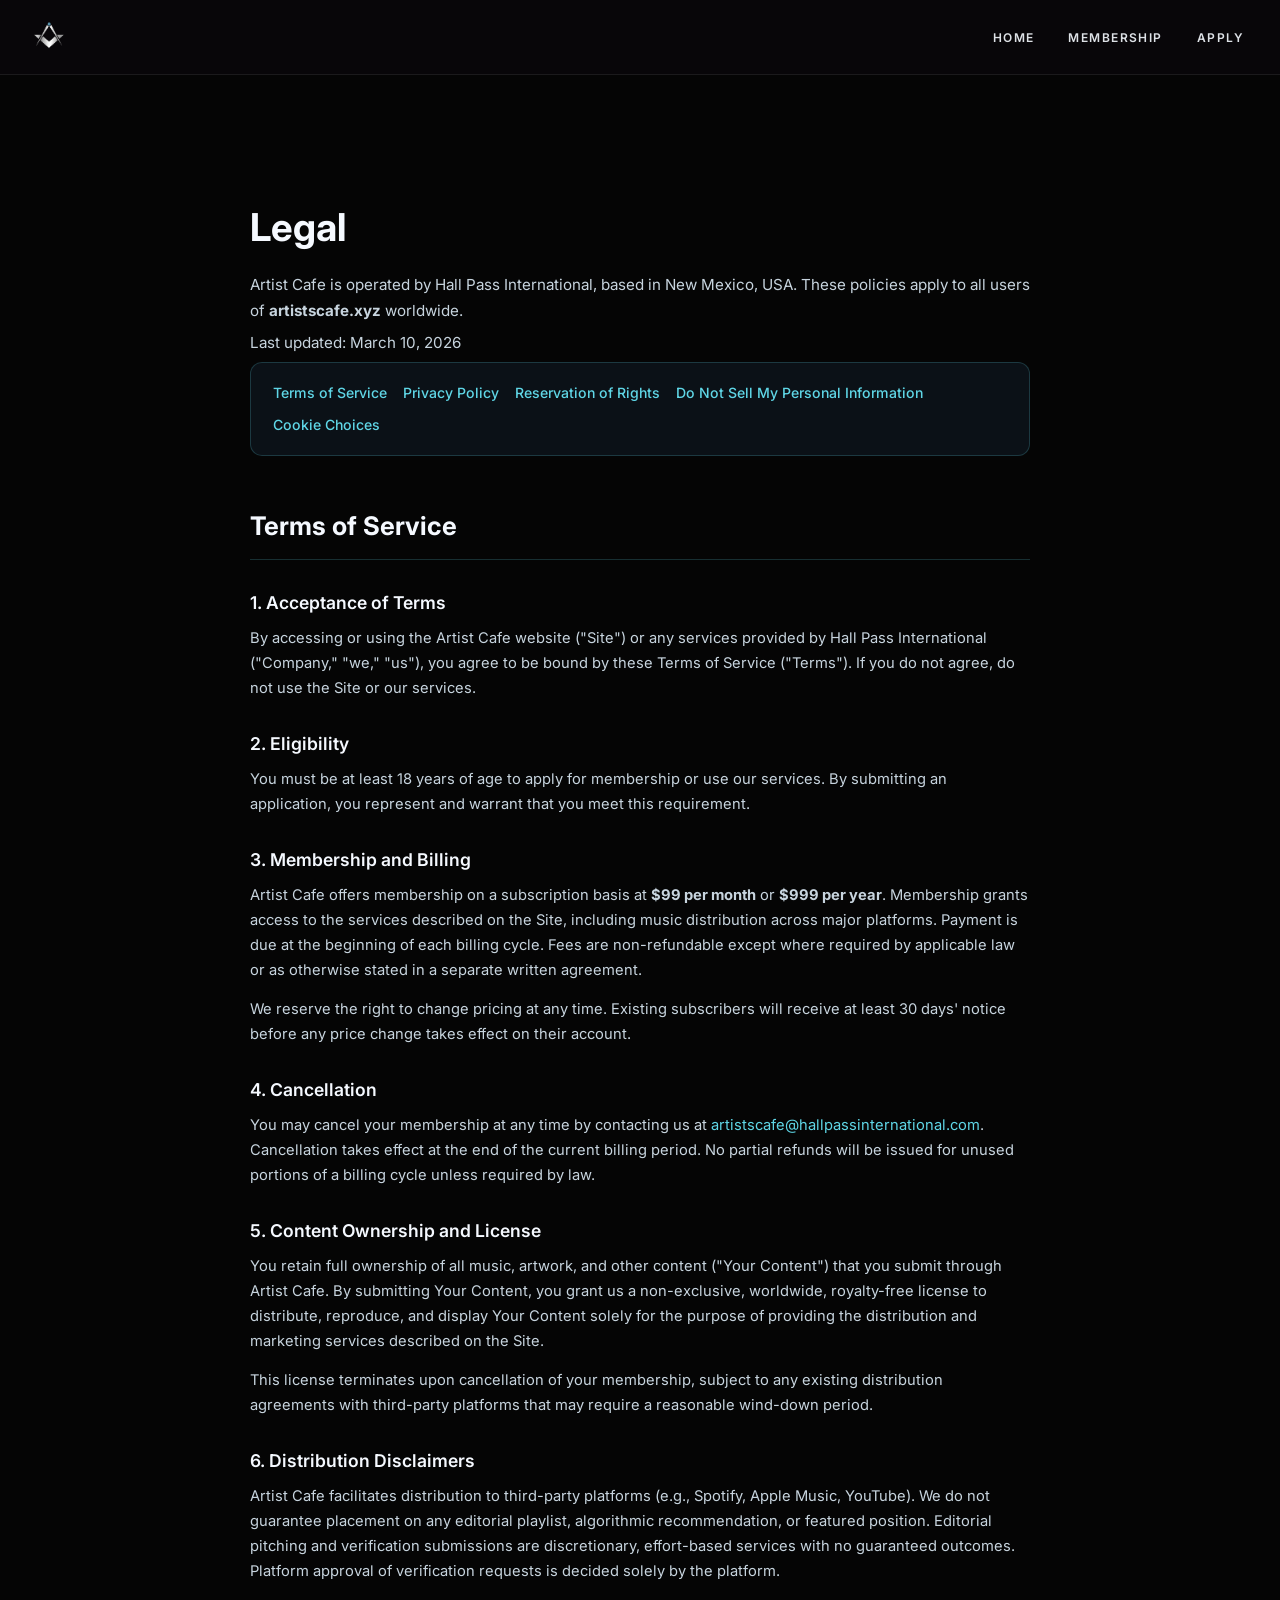
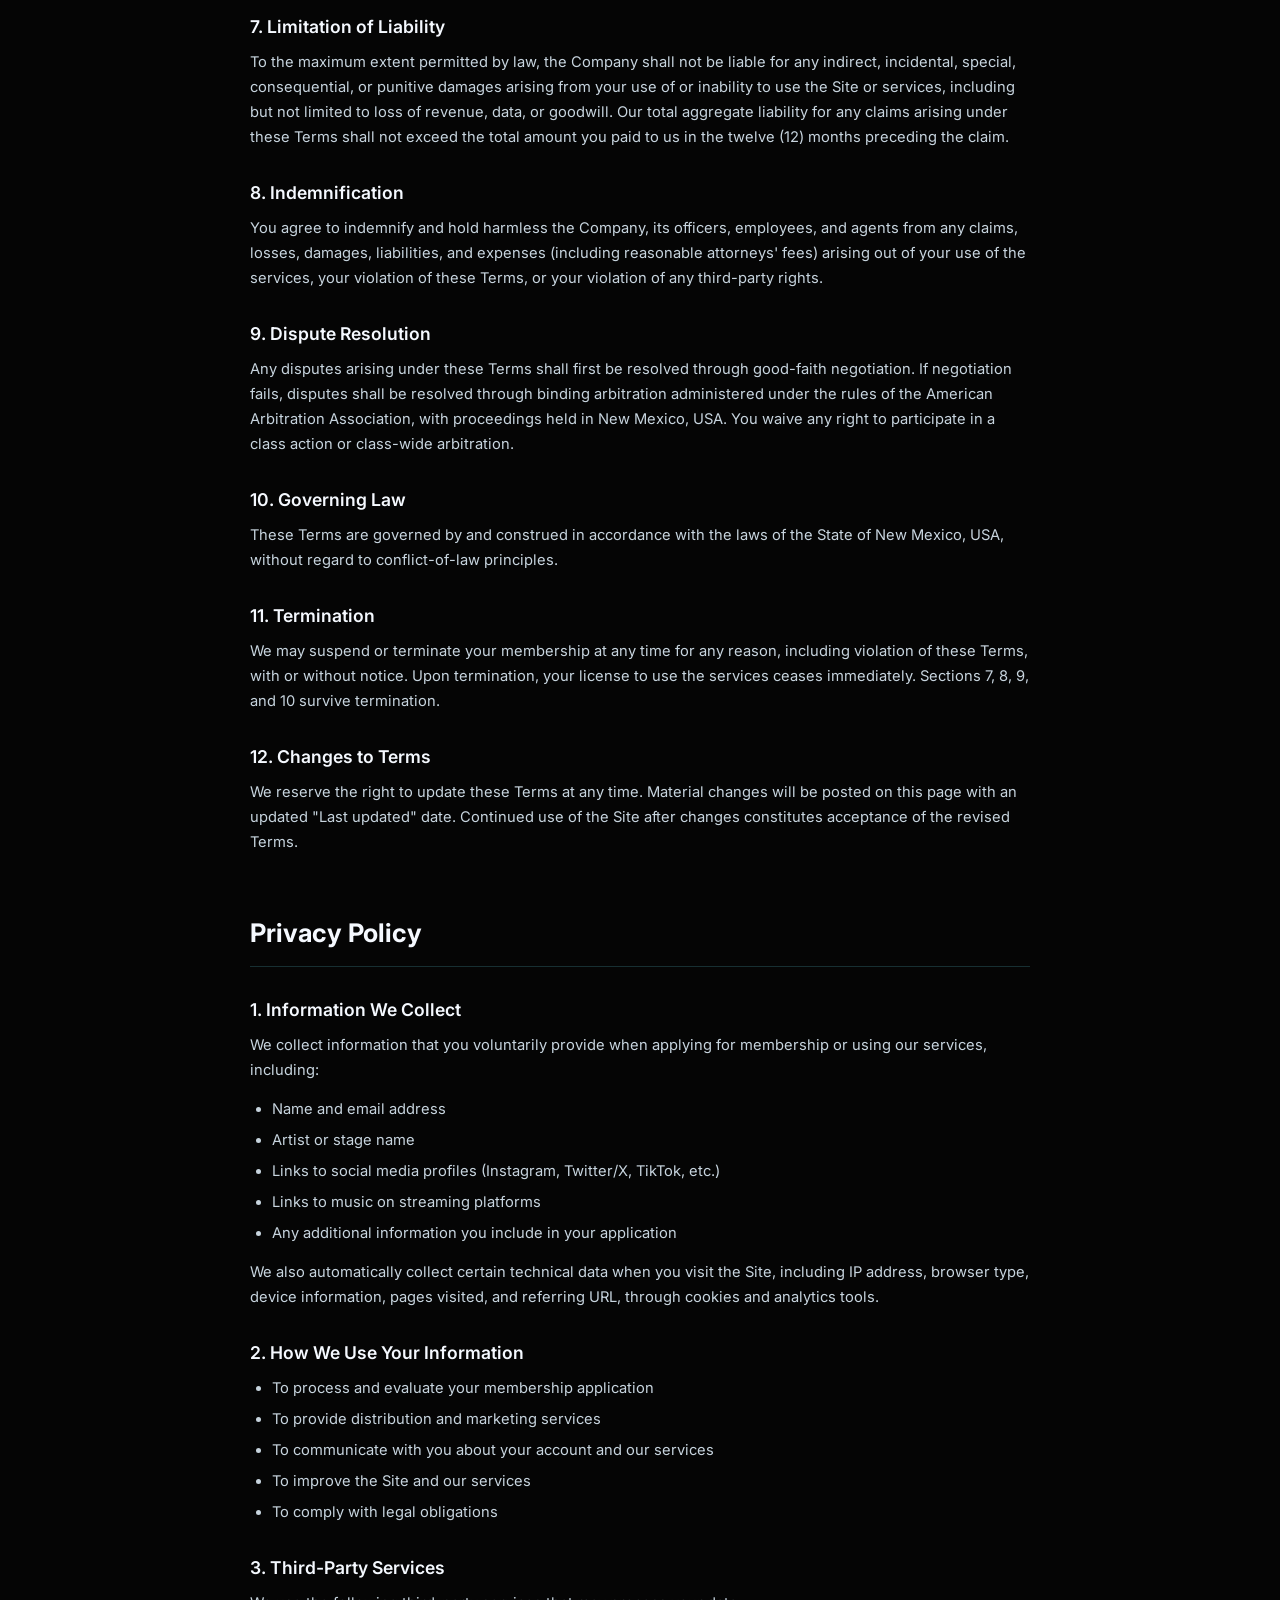
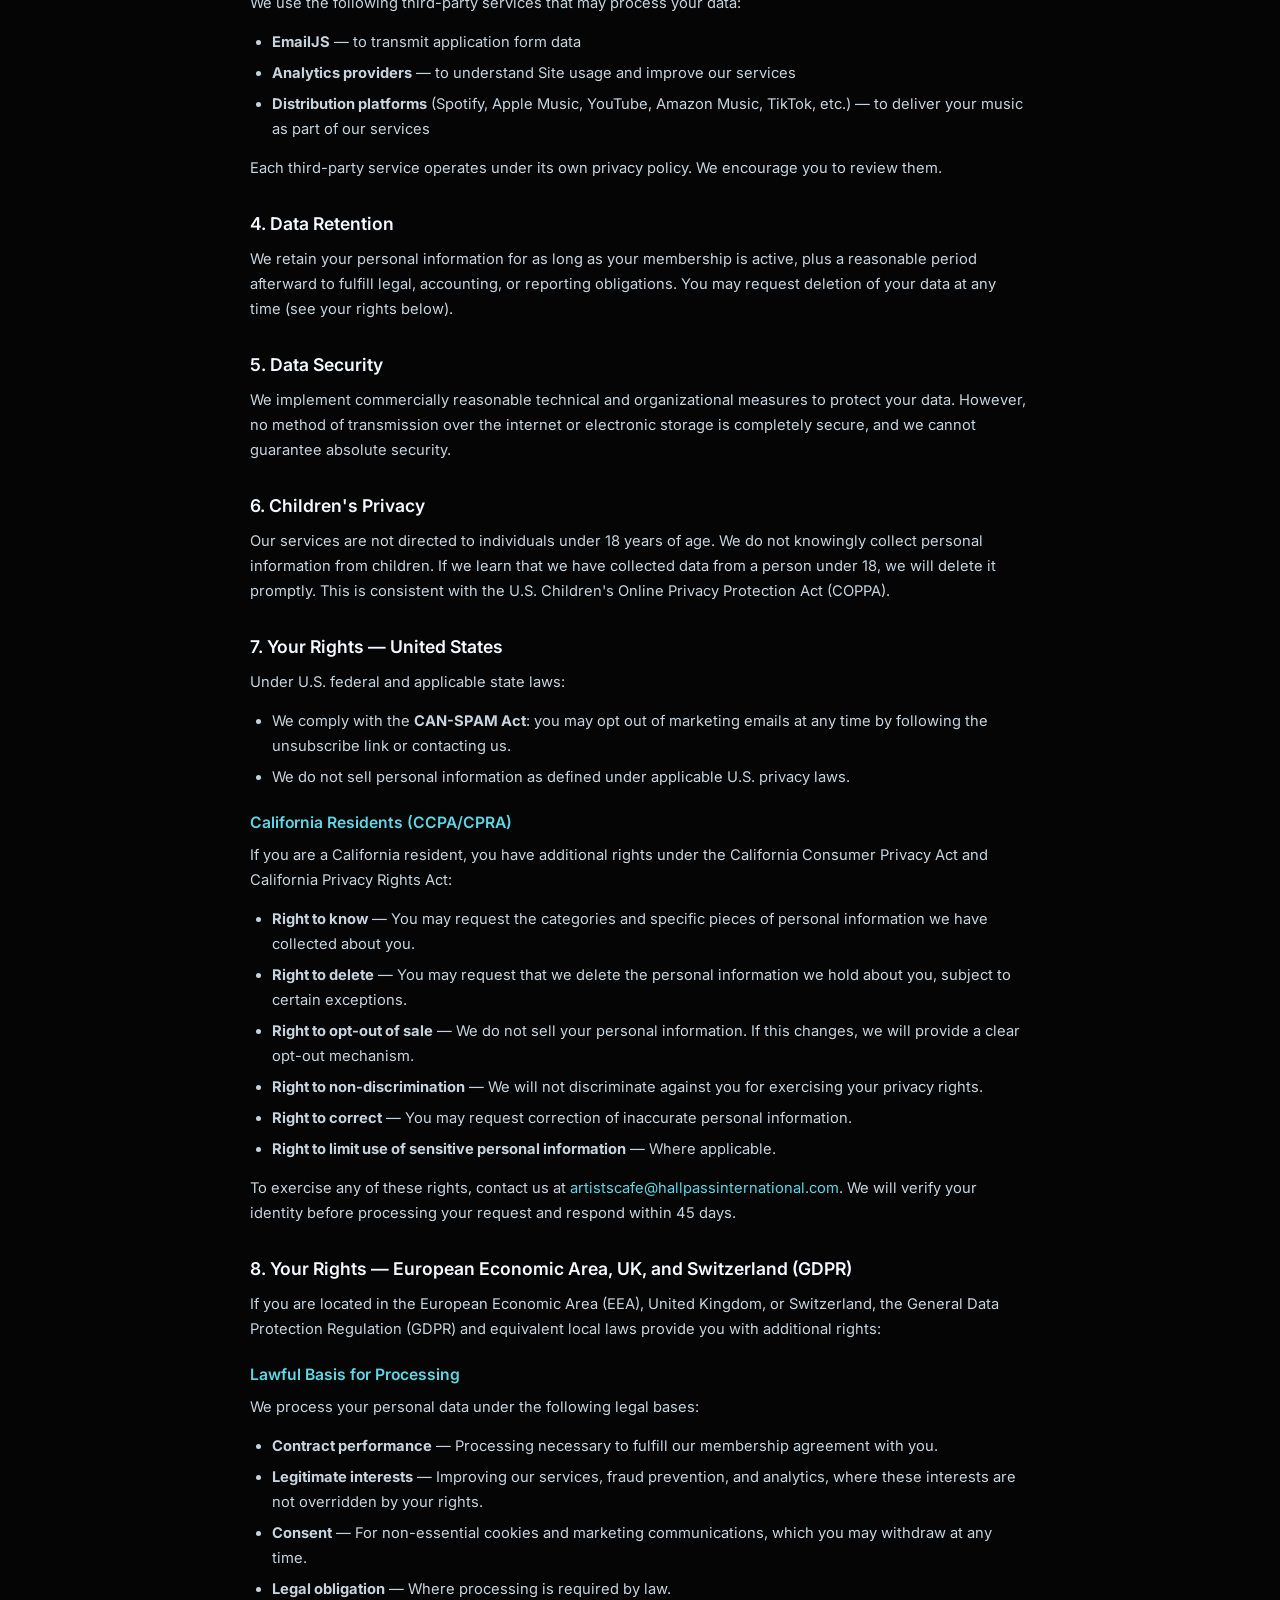
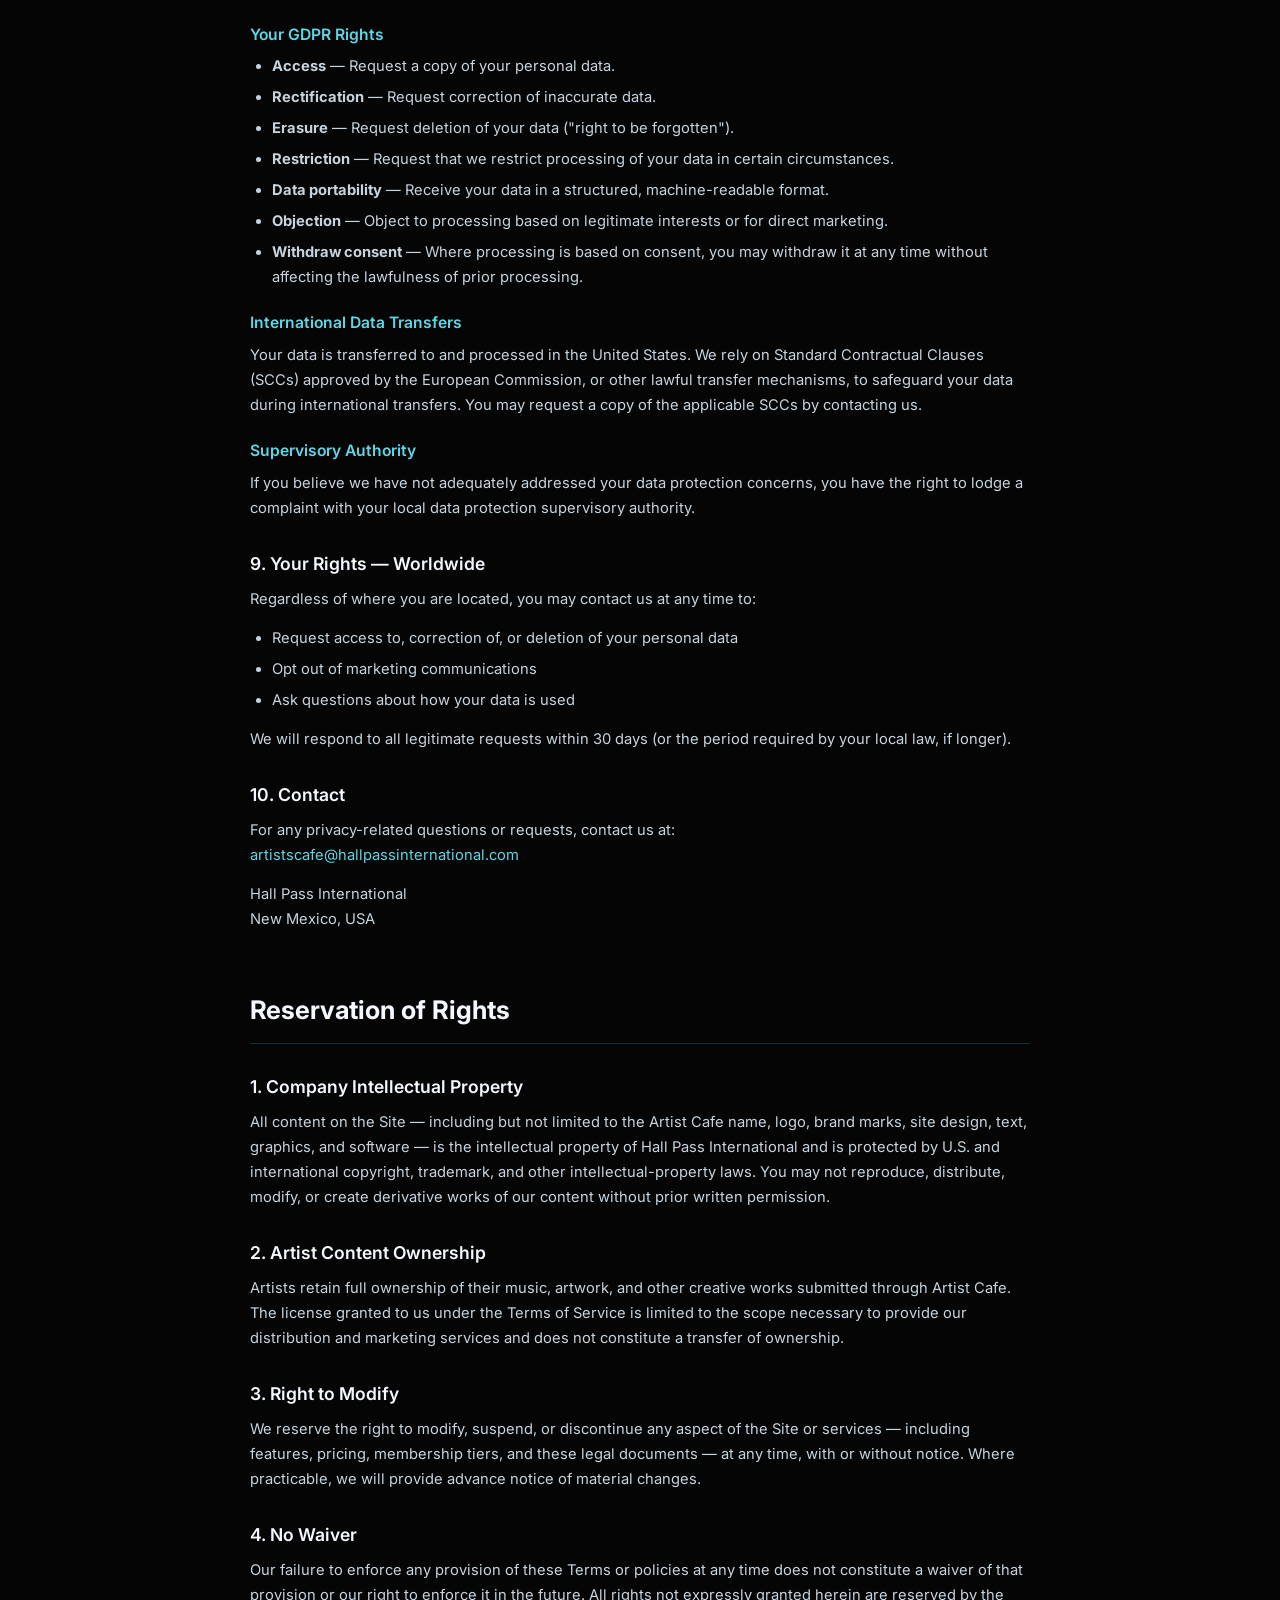
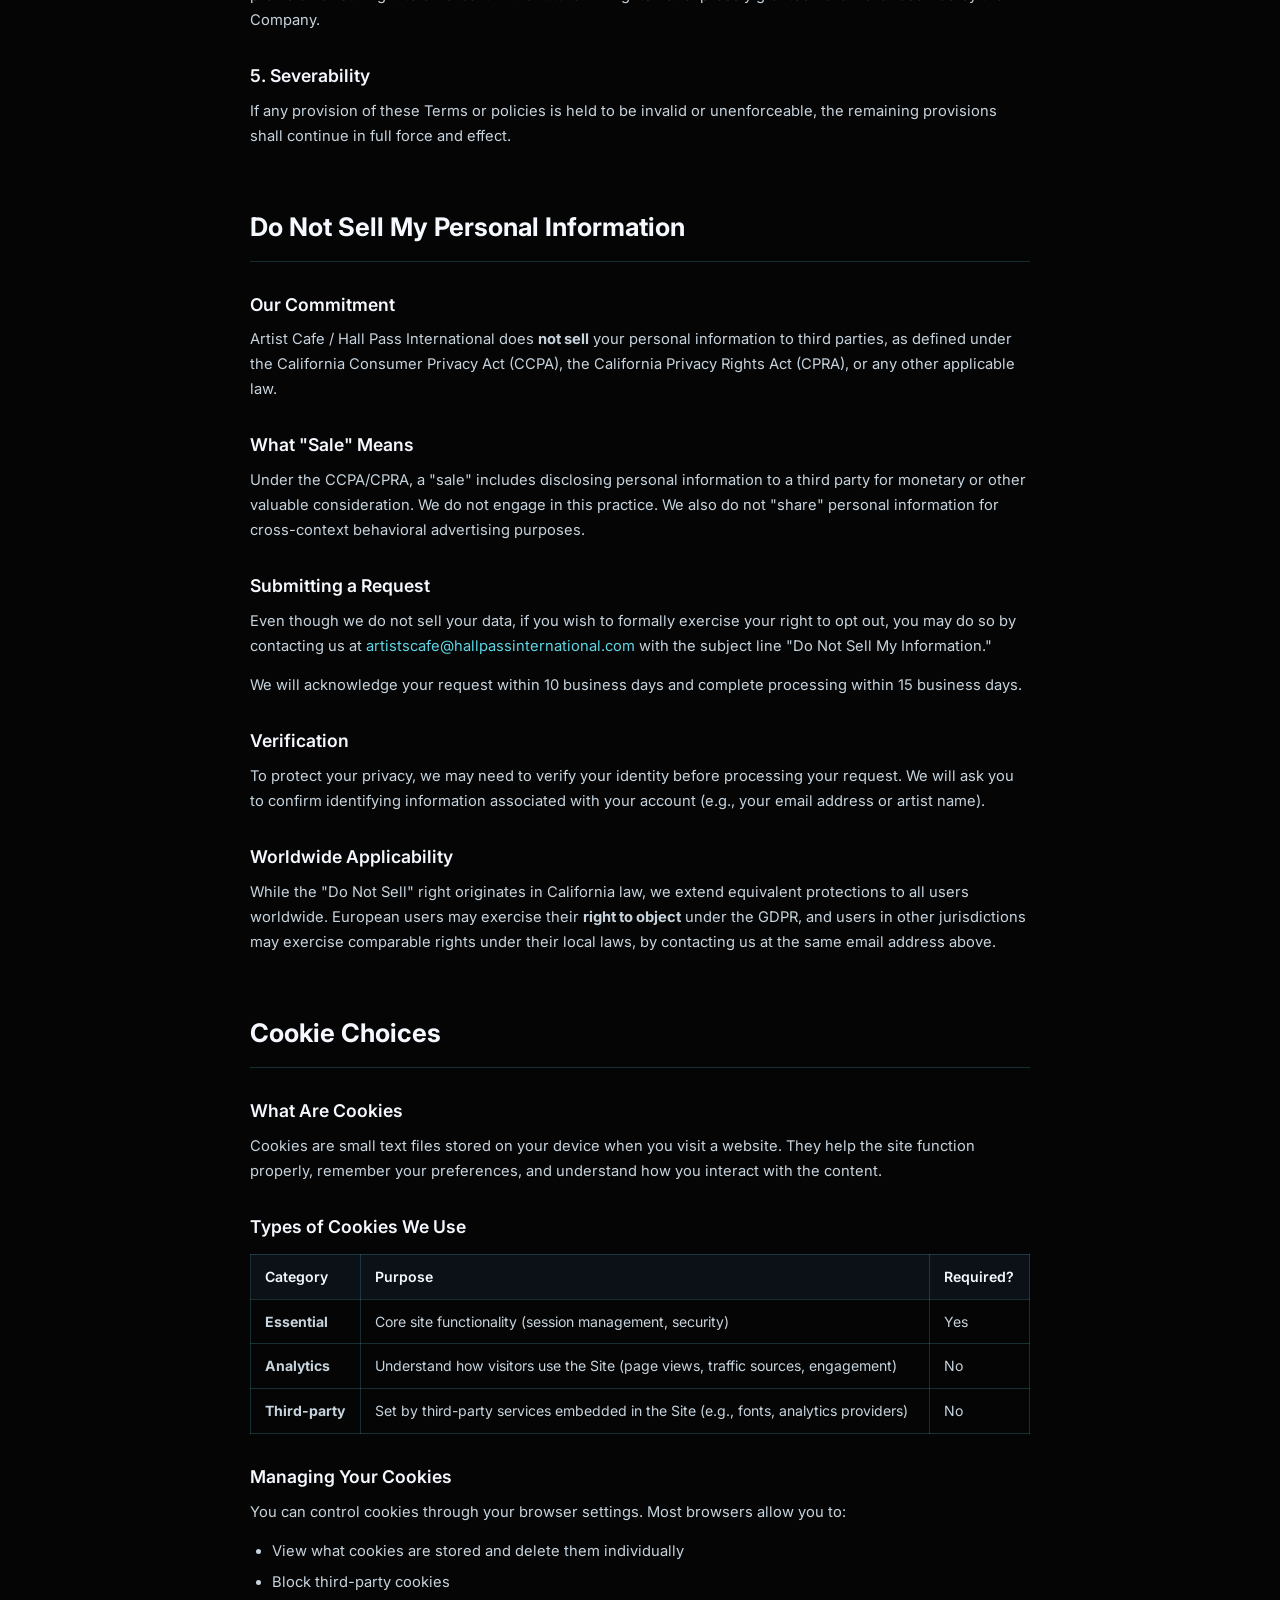
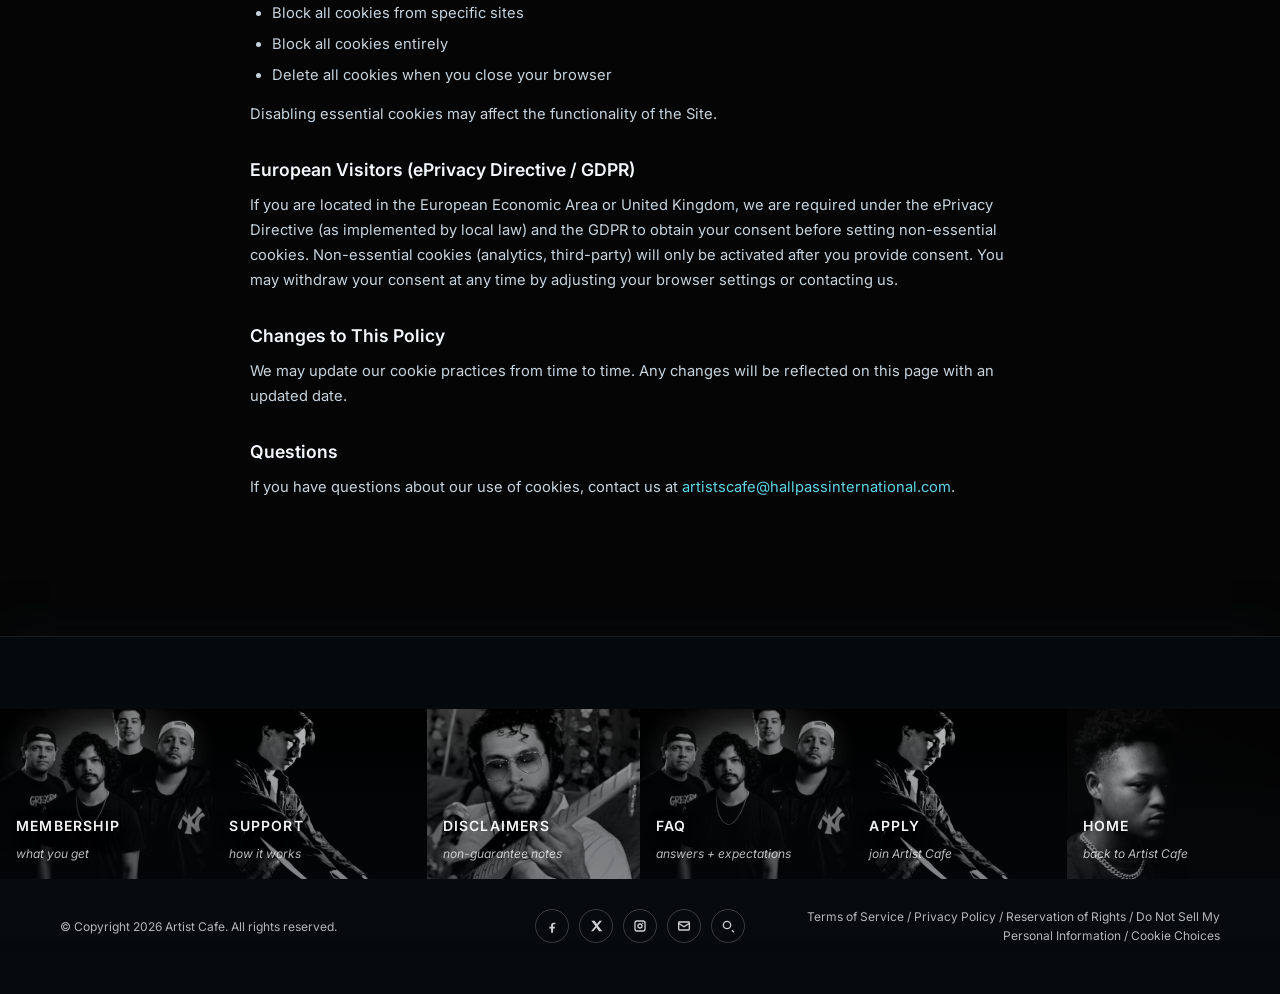
<file: legal.html>
<!DOCTYPE html>
<html lang="en">
  <head>
    <meta charset="UTF-8" />
    <meta name="viewport" content="width=device-width, initial-scale=1.0" />
    <title>Legal — Artist Cafe — The Open Label</title>
    <link rel="preconnect" href="https://fonts.googleapis.com" />
    <link rel="preconnect" href="https://fonts.gstatic.com" crossorigin />
    <link href="https://fonts.googleapis.com/css2?family=Inter:ital,wght@0,400;0,500;0,600;0,700;1,400&display=swap" rel="stylesheet" />
    <link
      rel="icon"
      type="image/png"
      href="assets/icon.png"
    />
    <link
      rel="apple-touch-icon"
      href="assets/icon.png"
    />
    <link rel="stylesheet" href="styles.css" />
  </head>
  <body>
    <a href="#main-content" class="skip-link">Skip to main content</a>
    <canvas id="bg-canvas" aria-hidden="true"></canvas>

    <nav class="top-nav">
      <div class="container nav-inner">
        <a class="img-link" href="index.html" aria-label="Artist Cafe — Home">
          <img
            class="brand-mark"
            src="assets/logo-dark.png"
            alt="Artist Cafe"
          />
        </a>
        <div class="nav-links">
          <a class="nav-pill" href="index.html">Home</a>
          <a class="nav-pill" href="index.html#membership">Membership</a>
          <a class="nav-pill" href="apply.html">Apply</a>
        </div>
      </div>
    </nav>

    <main id="main-content" class="site-shell">
      <div class="legal-content container">

        <header class="legal-header">
          <h1>Legal</h1>
          <p>Artist Cafe is operated by Hall Pass International, based in New Mexico, USA. These policies apply to all users of <strong>artistscafe.xyz</strong> worldwide.</p>
          <p class="legal-updated">Last updated: March 10, 2026</p>
          <nav class="legal-toc" aria-label="Legal sections">
            <a href="#terms">Terms of Service</a>
            <a href="#privacy">Privacy Policy</a>
            <a href="#rights">Reservation of Rights</a>
            <a href="#do-not-sell">Do Not Sell My Personal Information</a>
            <a href="#cookies">Cookie Choices</a>
          </nav>
        </header>

        <!-- ============================================================ -->
        <!-- TERMS OF SERVICE                                             -->
        <!-- ============================================================ -->
        <section id="terms" class="legal-section">
          <h2>Terms of Service</h2>

          <h3>1. Acceptance of Terms</h3>
          <p>By accessing or using the Artist Cafe website ("Site") or any services provided by Hall Pass International ("Company," "we," "us"), you agree to be bound by these Terms of Service ("Terms"). If you do not agree, do not use the Site or our services.</p>

          <h3>2. Eligibility</h3>
          <p>You must be at least 18 years of age to apply for membership or use our services. By submitting an application, you represent and warrant that you meet this requirement.</p>

          <h3>3. Membership and Billing</h3>
          <p>Artist Cafe offers membership on a subscription basis at <strong>$99 per month</strong> or <strong>$999 per year</strong>. Membership grants access to the services described on the Site, including music distribution across major platforms. Payment is due at the beginning of each billing cycle. Fees are non-refundable except where required by applicable law or as otherwise stated in a separate written agreement.</p>
          <p>We reserve the right to change pricing at any time. Existing subscribers will receive at least 30 days' notice before any price change takes effect on their account.</p>

          <h3>4. Cancellation</h3>
          <p>You may cancel your membership at any time by contacting us at <a href="mailto:artistscafe@hallpassinternational.com">artistscafe@hallpassinternational.com</a>. Cancellation takes effect at the end of the current billing period. No partial refunds will be issued for unused portions of a billing cycle unless required by law.</p>

          <h3>5. Content Ownership and License</h3>
          <p>You retain full ownership of all music, artwork, and other content ("Your Content") that you submit through Artist Cafe. By submitting Your Content, you grant us a non-exclusive, worldwide, royalty-free license to distribute, reproduce, and display Your Content solely for the purpose of providing the distribution and marketing services described on the Site.</p>
          <p>This license terminates upon cancellation of your membership, subject to any existing distribution agreements with third-party platforms that may require a reasonable wind-down period.</p>

          <h3>6. Distribution Disclaimers</h3>
          <p>Artist Cafe facilitates distribution to third-party platforms (e.g., Spotify, Apple Music, YouTube). We do not guarantee placement on any editorial playlist, algorithmic recommendation, or featured position. Editorial pitching and verification submissions are discretionary, effort-based services with no guaranteed outcomes. Platform approval of verification requests is decided solely by the platform.</p>

          <h3>7. Limitation of Liability</h3>
          <p>To the maximum extent permitted by law, the Company shall not be liable for any indirect, incidental, special, consequential, or punitive damages arising from your use of or inability to use the Site or services, including but not limited to loss of revenue, data, or goodwill. Our total aggregate liability for any claims arising under these Terms shall not exceed the total amount you paid to us in the twelve (12) months preceding the claim.</p>

          <h3>8. Indemnification</h3>
          <p>You agree to indemnify and hold harmless the Company, its officers, employees, and agents from any claims, losses, damages, liabilities, and expenses (including reasonable attorneys' fees) arising out of your use of the services, your violation of these Terms, or your violation of any third-party rights.</p>

          <h3>9. Dispute Resolution</h3>
          <p>Any disputes arising under these Terms shall first be resolved through good-faith negotiation. If negotiation fails, disputes shall be resolved through binding arbitration administered under the rules of the American Arbitration Association, with proceedings held in New Mexico, USA. You waive any right to participate in a class action or class-wide arbitration.</p>

          <h3>10. Governing Law</h3>
          <p>These Terms are governed by and construed in accordance with the laws of the State of New Mexico, USA, without regard to conflict-of-law principles.</p>

          <h3>11. Termination</h3>
          <p>We may suspend or terminate your membership at any time for any reason, including violation of these Terms, with or without notice. Upon termination, your license to use the services ceases immediately. Sections 7, 8, 9, and 10 survive termination.</p>

          <h3>12. Changes to Terms</h3>
          <p>We reserve the right to update these Terms at any time. Material changes will be posted on this page with an updated "Last updated" date. Continued use of the Site after changes constitutes acceptance of the revised Terms.</p>
        </section>

        <!-- ============================================================ -->
        <!-- PRIVACY POLICY                                               -->
        <!-- ============================================================ -->
        <section id="privacy" class="legal-section">
          <h2>Privacy Policy</h2>

          <h3>1. Information We Collect</h3>
          <p>We collect information that you voluntarily provide when applying for membership or using our services, including:</p>
          <ul>
            <li>Name and email address</li>
            <li>Artist or stage name</li>
            <li>Links to social media profiles (Instagram, Twitter/X, TikTok, etc.)</li>
            <li>Links to music on streaming platforms</li>
            <li>Any additional information you include in your application</li>
          </ul>
          <p>We also automatically collect certain technical data when you visit the Site, including IP address, browser type, device information, pages visited, and referring URL, through cookies and analytics tools.</p>

          <h3>2. How We Use Your Information</h3>
          <ul>
            <li>To process and evaluate your membership application</li>
            <li>To provide distribution and marketing services</li>
            <li>To communicate with you about your account and our services</li>
            <li>To improve the Site and our services</li>
            <li>To comply with legal obligations</li>
          </ul>

          <h3>3. Third-Party Services</h3>
          <p>We use the following third-party services that may process your data:</p>
          <ul>
            <li><strong>EmailJS</strong> — to transmit application form data</li>
            <li><strong>Analytics providers</strong> — to understand Site usage and improve our services</li>
            <li><strong>Distribution platforms</strong> (Spotify, Apple Music, YouTube, Amazon Music, TikTok, etc.) — to deliver your music as part of our services</li>
          </ul>
          <p>Each third-party service operates under its own privacy policy. We encourage you to review them.</p>

          <h3>4. Data Retention</h3>
          <p>We retain your personal information for as long as your membership is active, plus a reasonable period afterward to fulfill legal, accounting, or reporting obligations. You may request deletion of your data at any time (see your rights below).</p>

          <h3>5. Data Security</h3>
          <p>We implement commercially reasonable technical and organizational measures to protect your data. However, no method of transmission over the internet or electronic storage is completely secure, and we cannot guarantee absolute security.</p>

          <h3>6. Children's Privacy</h3>
          <p>Our services are not directed to individuals under 18 years of age. We do not knowingly collect personal information from children. If we learn that we have collected data from a person under 18, we will delete it promptly. This is consistent with the U.S. Children's Online Privacy Protection Act (COPPA).</p>

          <h3>7. Your Rights — United States</h3>
          <p>Under U.S. federal and applicable state laws:</p>
          <ul>
            <li>We comply with the <strong>CAN-SPAM Act</strong>: you may opt out of marketing emails at any time by following the unsubscribe link or contacting us.</li>
            <li>We do not sell personal information as defined under applicable U.S. privacy laws.</li>
          </ul>

          <h4>California Residents (CCPA/CPRA)</h4>
          <p>If you are a California resident, you have additional rights under the California Consumer Privacy Act and California Privacy Rights Act:</p>
          <ul>
            <li><strong>Right to know</strong> — You may request the categories and specific pieces of personal information we have collected about you.</li>
            <li><strong>Right to delete</strong> — You may request that we delete the personal information we hold about you, subject to certain exceptions.</li>
            <li><strong>Right to opt-out of sale</strong> — We do not sell your personal information. If this changes, we will provide a clear opt-out mechanism.</li>
            <li><strong>Right to non-discrimination</strong> — We will not discriminate against you for exercising your privacy rights.</li>
            <li><strong>Right to correct</strong> — You may request correction of inaccurate personal information.</li>
            <li><strong>Right to limit use of sensitive personal information</strong> — Where applicable.</li>
          </ul>
          <p>To exercise any of these rights, contact us at <a href="mailto:artistscafe@hallpassinternational.com">artistscafe@hallpassinternational.com</a>. We will verify your identity before processing your request and respond within 45 days.</p>

          <h3>8. Your Rights — European Economic Area, UK, and Switzerland (GDPR)</h3>
          <p>If you are located in the European Economic Area (EEA), United Kingdom, or Switzerland, the General Data Protection Regulation (GDPR) and equivalent local laws provide you with additional rights:</p>

          <h4>Lawful Basis for Processing</h4>
          <p>We process your personal data under the following legal bases:</p>
          <ul>
            <li><strong>Contract performance</strong> — Processing necessary to fulfill our membership agreement with you.</li>
            <li><strong>Legitimate interests</strong> — Improving our services, fraud prevention, and analytics, where these interests are not overridden by your rights.</li>
            <li><strong>Consent</strong> — For non-essential cookies and marketing communications, which you may withdraw at any time.</li>
            <li><strong>Legal obligation</strong> — Where processing is required by law.</li>
          </ul>

          <h4>Your GDPR Rights</h4>
          <ul>
            <li><strong>Access</strong> — Request a copy of your personal data.</li>
            <li><strong>Rectification</strong> — Request correction of inaccurate data.</li>
            <li><strong>Erasure</strong> — Request deletion of your data ("right to be forgotten").</li>
            <li><strong>Restriction</strong> — Request that we restrict processing of your data in certain circumstances.</li>
            <li><strong>Data portability</strong> — Receive your data in a structured, machine-readable format.</li>
            <li><strong>Objection</strong> — Object to processing based on legitimate interests or for direct marketing.</li>
            <li><strong>Withdraw consent</strong> — Where processing is based on consent, you may withdraw it at any time without affecting the lawfulness of prior processing.</li>
          </ul>

          <h4>International Data Transfers</h4>
          <p>Your data is transferred to and processed in the United States. We rely on Standard Contractual Clauses (SCCs) approved by the European Commission, or other lawful transfer mechanisms, to safeguard your data during international transfers. You may request a copy of the applicable SCCs by contacting us.</p>

          <h4>Supervisory Authority</h4>
          <p>If you believe we have not adequately addressed your data protection concerns, you have the right to lodge a complaint with your local data protection supervisory authority.</p>

          <h3>9. Your Rights — Worldwide</h3>
          <p>Regardless of where you are located, you may contact us at any time to:</p>
          <ul>
            <li>Request access to, correction of, or deletion of your personal data</li>
            <li>Opt out of marketing communications</li>
            <li>Ask questions about how your data is used</li>
          </ul>
          <p>We will respond to all legitimate requests within 30 days (or the period required by your local law, if longer).</p>

          <h3>10. Contact</h3>
          <p>For any privacy-related questions or requests, contact us at:<br />
          <a href="mailto:artistscafe@hallpassinternational.com">artistscafe@hallpassinternational.com</a></p>
          <p>Hall Pass International<br />New Mexico, USA</p>
        </section>

        <!-- ============================================================ -->
        <!-- RESERVATION OF RIGHTS                                        -->
        <!-- ============================================================ -->
        <section id="rights" class="legal-section">
          <h2>Reservation of Rights</h2>

          <h3>1. Company Intellectual Property</h3>
          <p>All content on the Site — including but not limited to the Artist Cafe name, logo, brand marks, site design, text, graphics, and software — is the intellectual property of Hall Pass International and is protected by U.S. and international copyright, trademark, and other intellectual-property laws. You may not reproduce, distribute, modify, or create derivative works of our content without prior written permission.</p>

          <h3>2. Artist Content Ownership</h3>
          <p>Artists retain full ownership of their music, artwork, and other creative works submitted through Artist Cafe. The license granted to us under the Terms of Service is limited to the scope necessary to provide our distribution and marketing services and does not constitute a transfer of ownership.</p>

          <h3>3. Right to Modify</h3>
          <p>We reserve the right to modify, suspend, or discontinue any aspect of the Site or services — including features, pricing, membership tiers, and these legal documents — at any time, with or without notice. Where practicable, we will provide advance notice of material changes.</p>

          <h3>4. No Waiver</h3>
          <p>Our failure to enforce any provision of these Terms or policies at any time does not constitute a waiver of that provision or our right to enforce it in the future. All rights not expressly granted herein are reserved by the Company.</p>

          <h3>5. Severability</h3>
          <p>If any provision of these Terms or policies is held to be invalid or unenforceable, the remaining provisions shall continue in full force and effect.</p>
        </section>

        <!-- ============================================================ -->
        <!-- DO NOT SELL MY PERSONAL INFORMATION                          -->
        <!-- ============================================================ -->
        <section id="do-not-sell" class="legal-section">
          <h2>Do Not Sell My Personal Information</h2>

          <h3>Our Commitment</h3>
          <p>Artist Cafe / Hall Pass International does <strong>not sell</strong> your personal information to third parties, as defined under the California Consumer Privacy Act (CCPA), the California Privacy Rights Act (CPRA), or any other applicable law.</p>

          <h3>What "Sale" Means</h3>
          <p>Under the CCPA/CPRA, a "sale" includes disclosing personal information to a third party for monetary or other valuable consideration. We do not engage in this practice. We also do not "share" personal information for cross-context behavioral advertising purposes.</p>

          <h3>Submitting a Request</h3>
          <p>Even though we do not sell your data, if you wish to formally exercise your right to opt out, you may do so by contacting us at <a href="mailto:artistscafe@hallpassinternational.com">artistscafe@hallpassinternational.com</a> with the subject line "Do Not Sell My Information."</p>
          <p>We will acknowledge your request within 10 business days and complete processing within 15 business days.</p>

          <h3>Verification</h3>
          <p>To protect your privacy, we may need to verify your identity before processing your request. We will ask you to confirm identifying information associated with your account (e.g., your email address or artist name).</p>

          <h3>Worldwide Applicability</h3>
          <p>While the "Do Not Sell" right originates in California law, we extend equivalent protections to all users worldwide. European users may exercise their <strong>right to object</strong> under the GDPR, and users in other jurisdictions may exercise comparable rights under their local laws, by contacting us at the same email address above.</p>
        </section>

        <!-- ============================================================ -->
        <!-- COOKIE CHOICES                                               -->
        <!-- ============================================================ -->
        <section id="cookies" class="legal-section">
          <h2>Cookie Choices</h2>

          <h3>What Are Cookies</h3>
          <p>Cookies are small text files stored on your device when you visit a website. They help the site function properly, remember your preferences, and understand how you interact with the content.</p>

          <h3>Types of Cookies We Use</h3>
          <table class="legal-table">
            <thead>
              <tr>
                <th>Category</th>
                <th>Purpose</th>
                <th>Required?</th>
              </tr>
            </thead>
            <tbody>
              <tr>
                <td><strong>Essential</strong></td>
                <td>Core site functionality (session management, security)</td>
                <td>Yes</td>
              </tr>
              <tr>
                <td><strong>Analytics</strong></td>
                <td>Understand how visitors use the Site (page views, traffic sources, engagement)</td>
                <td>No</td>
              </tr>
              <tr>
                <td><strong>Third-party</strong></td>
                <td>Set by third-party services embedded in the Site (e.g., fonts, analytics providers)</td>
                <td>No</td>
              </tr>
            </tbody>
          </table>

          <h3>Managing Your Cookies</h3>
          <p>You can control cookies through your browser settings. Most browsers allow you to:</p>
          <ul>
            <li>View what cookies are stored and delete them individually</li>
            <li>Block third-party cookies</li>
            <li>Block all cookies from specific sites</li>
            <li>Block all cookies entirely</li>
            <li>Delete all cookies when you close your browser</li>
          </ul>
          <p>Disabling essential cookies may affect the functionality of the Site.</p>

          <h3>European Visitors (ePrivacy Directive / GDPR)</h3>
          <p>If you are located in the European Economic Area or United Kingdom, we are required under the ePrivacy Directive (as implemented by local law) and the GDPR to obtain your consent before setting non-essential cookies. Non-essential cookies (analytics, third-party) will only be activated after you provide consent. You may withdraw your consent at any time by adjusting your browser settings or contacting us.</p>

          <h3>Changes to This Policy</h3>
          <p>We may update our cookie practices from time to time. Any changes will be reflected on this page with an updated date.</p>

          <h3>Questions</h3>
          <p>If you have questions about our use of cookies, contact us at <a href="mailto:artistscafe@hallpassinternational.com">artistscafe@hallpassinternational.com</a>.</p>
        </section>

      </div>
    </main>

    <footer class="site-footer">
      <div class="container">
        <div class="footer-grid">
          <a
            class="footer-tile"
            href="index.html#membership"
            aria-label="Membership"
            style="--tile-image: url('assets/tile-membership.jpg');"
          >
            <span class="footer-tile-title">Membership</span>
            <span class="footer-tile-sub">what you get</span>
          </a>
          <a
            class="footer-tile"
            href="index.html#support"
            aria-label="How support works"
            style="--tile-image: url('assets/tile-support.jpg');"
          >
            <span class="footer-tile-title">Support</span>
            <span class="footer-tile-sub">how it works</span>
          </a>
          <a
            class="footer-tile"
            href="index.html#disclaimers"
            aria-label="Important notes"
            style="--tile-image: url('assets/tile-disclaimers.jpg');"
          >
            <span class="footer-tile-title">Disclaimers</span>
            <span class="footer-tile-sub">non-guarantee notes</span>
          </a>
          <a
            class="footer-tile"
            href="index.html#faq"
            aria-label="FAQ"
            style="--tile-image: url('assets/tile-membership.jpg');"
          >
            <span class="footer-tile-title">FAQ</span>
            <span class="footer-tile-sub">answers + expectations</span>
          </a>
          <a
            class="footer-tile"
            href="apply.html"
            aria-label="Apply"
            style="--tile-image: url('assets/tile-support.jpg');"
          >
            <span class="footer-tile-title">Apply</span>
            <span class="footer-tile-sub">join Artist Cafe</span>
          </a>
          <a
            class="footer-tile"
            href="index.html#contact"
            aria-label="Back to homepage"
            style="--tile-image: url('assets/tile-services.jpg');"
          >
            <span class="footer-tile-title">Home</span>
            <span class="footer-tile-sub">back to Artist Cafe</span>
          </a>
        </div>

        <div class="footer-meta">
          <p class="footer-legal">
            &copy; Copyright 2026 Artist Cafe. All rights reserved.
          </p>
          <div class="footer-social">
            <a class="footer-social-link" href="#" aria-label="Facebook">
              <svg viewBox="0 0 24 24" aria-hidden="true">
                <path
                  d="M14.5 9.5h2.6V7h-2.6c-2.3 0-3.9 1.5-3.9 4.2V13H8v2.8h2.6V22h3V15.8H16l.5-2.8h-3v-1.6c0-1.1.4-1.9 2-1.9z"
                />
              </svg>
            </a>
            <a class="footer-social-link" href="#" aria-label="X">
              <svg viewBox="0 0 24 24" aria-hidden="true">
                <path
                  d="M5 4h4.8l3.6 5.1L17.3 4H21l-6.1 7.6L21.5 20h-4.9l-4-5.6L8 20H4.5l6.6-8L5 4z"
                />
              </svg>
            </a>
            <a class="footer-social-link" href="#" aria-label="Instagram">
              <svg viewBox="0 0 24 24" aria-hidden="true">
                <path
                  d="M7.5 3.5h9a4 4 0 0 1 4 4v9a4 4 0 0 1-4 4h-9a4 4 0 0 1-4-4v-9a4 4 0 0 1 4-4zm0 2A2 2 0 0 0 5.5 7.5v9a2 2 0 0 0 2 2h9a2 2 0 0 0 2-2v-9a2 2 0 0 0-2-2h-9zm4.5 2.5a4 4 0 1 1 0 8 4 4 0 0 1 0-8zm0 2a2 2 0 1 0 0 4 2 2 0 0 0 0-4zm5-2.2a1 1 0 1 1-2 0 1 1 0 0 1 2 0z"
                />
              </svg>
            </a>
            <a class="footer-social-link" href="mailto:artistscafe@hallpassinternational.com" aria-label="Email">
              <svg viewBox="0 0 24 24" aria-hidden="true">
                <path
                  d="M5 5h14a2 2 0 0 1 2 2v10a2 2 0 0 1-2 2H5a2 2 0 0 1-2-2V7a2 2 0 0 1 2-2zm0 2v.4l7 4.6 7-4.6V7H5zm14 10V9.7l-7 4.6-7-4.6V17h14z"
                />
              </svg>
            </a>
            <a class="footer-social-link" href="#" aria-label="Search">
              <svg viewBox="0 0 24 24" aria-hidden="true">
                <path
                  d="M10.5 4a6.5 6.5 0 1 1 0 13 6.5 6.5 0 0 1 0-13zm0 2a4.5 4.5 0 1 0 0 9 4.5 4.5 0 0 0 0-9zm8.2 11.8 2.8 2.8-1.4 1.4-2.8-2.8 1.4-1.4z"
                />
              </svg>
            </a>
          </div>
          <p class="footer-links">
            <a href="#terms">Terms of Service</a> /
            <a href="#privacy">Privacy Policy</a> /
            <a href="#rights">Reservation of Rights</a> /
            <a href="#do-not-sell">Do Not Sell My Personal Information</a> /
            <a href="#cookies">Cookie Choices</a>
          </p>
        </div>
      </div>
    </footer>

    <script src="haptic.js"></script>
  </body>
</html>
</file>
<file: styles.css>
:root {
  color-scheme: dark;
  --bg: #050505;
  --bg-veil: rgba(0, 0, 0, 0.82);
  --plane: rgba(14, 22, 30, 0.74);
  --accent: #5fd6e6;
  --brand-blue: #3dbbff;
  --border: rgba(95, 214, 230, 0.2);
  --glow: rgba(95, 214, 230, 0.32);
  --text: #f5f9ff;
  --muted: #c7d4de;
  --focus-ring: rgba(95, 214, 230, 0.6);
  --particle-color: rgba(95, 214, 230, 0.32);
  --shadow-accent: rgba(61, 187, 255, 0.22);
  --shadow-accent-strong: rgba(61, 187, 255, 0.3);
  --accent-border-soft: rgba(95, 214, 230, 0.28);
  --accent-border: rgba(95, 214, 230, 0.45);
  --accent-border-hover: rgba(95, 214, 230, 0.55);
  --accent-border-strong: rgba(95, 214, 230, 0.65);
  --accent-glow-strong: rgba(95, 214, 230, 0.35);
  --brand-blue-soft: rgba(61, 187, 255, 0.3);

  --brand-gradient: linear-gradient(
    120deg,
    rgb(46, 230, 195),
    rgb(61, 187, 255),
    rgb(79, 109, 255),
    rgb(139, 91, 255)
  );
  --brand-gradient-size: 220% 220%;
  --ease: cubic-bezier(0.22, 1, 0.36, 1);
  --dur-fast: 160ms;
  --dur-med: 320ms;
  --dur-slow: 760ms;
  --radius: 18px;
  --shadow: 0 18px 42px rgba(6, 12, 18, 0.55);
  --shadow-hover: 0 24px 56px rgba(95, 214, 230, 0.26);
  --content-max: 1160px;
}

* {
  box-sizing: border-box;
}

html {
  scroll-behavior: smooth;
}

body {
  margin: 0;
  font-family: "Inter", "SF Pro Text", "SF Pro", "Segoe UI", "Helvetica Neue", Arial,
    sans-serif;
  color: var(--text);
  background: var(--bg);
  min-height: 100vh;
  overflow-x: hidden;
}

img {
  display: block;
  max-width: 100%;
}

#hero-subhead {
  white-space: pre-line;
}

a {
  text-decoration: none;
}

main {
  position: relative;
  z-index: 2;
}

.hero-media {
  position: absolute;
  inset: 0;
  z-index: 0;
}

.hero-video {
  width: 100%;
  height: 100%;
  object-fit: cover;
  filter: grayscale(100%);
}

.hero-veil {
  position: absolute;
  inset: 0;
  background: linear-gradient(160deg, rgba(0, 0, 0, 0.86), var(--bg-veil));
}

#bg-canvas {
  position: fixed;
  inset: 0;
  width: 100%;
  height: 100%;
  z-index: -1;
  pointer-events: none;
  display: none;
}

.site-shell {
  position: relative;
  z-index: 1;
}

.container {
  width: min(100% - 32px, var(--content-max));
  margin: 0 auto;
}

.section {
  padding: 96px 0;
}

.membership-card,
.support-intro,
.optional-services-card {
  padding: 28px;
}

.membership-all-title {
  margin: 0 0 12px;
  font-weight: 600;
  letter-spacing: 0.08em;
  text-transform: uppercase;
  font-size: 12px;
  color: rgba(245, 249, 255, 0.72);
}

.membership-bullets,
.support-bullets {
  margin: 0;
  padding-left: 18px;
  color: rgba(245, 249, 255, 0.86);
  line-height: 1.7;
}

.membership-bullets li,
.support-bullets li {
  margin: 8px 0;
}

.status-grid,
.disclaimer-grid {
  display: grid;
  grid-template-columns: repeat(auto-fit, minmax(260px, 1fr));
  gap: 18px;
  margin-top: 24px;
}

.status-card,
.disclaimer-card {
  padding: 26px;
  border: 1px solid rgba(255, 255, 255, 0.12);
  background: rgba(10, 16, 22, 0.55);
}

.disclaimer-card {
  border-color: var(--accent-border-soft);
  box-shadow: 0 18px 40px rgba(6, 12, 18, 0.5);
}

.status-card h3,
.disclaimer-card h3 {
  margin-top: 0;
  margin-bottom: 12px;
  font-size: 18px;
  letter-spacing: 0.02em;
}

.status-copy p,
.disclaimer-copy p,
.optional-services-card p {
  margin: 0 0 12px;
  color: rgba(245, 249, 255, 0.82);
  line-height: 1.75;
  white-space: pre-line;
}

.status-copy ul,
.disclaimer-copy ul,
.optional-services-card ul {
  margin: 0 0 12px;
  padding-left: 18px;
  color: rgba(245, 249, 255, 0.82);
  line-height: 1.75;
}

.status-copy li,
.disclaimer-copy li,
.optional-services-card li {
  margin: 6px 0;
}

.affiliates-section {
  padding: 48px 0 72px;
}

.affiliate-marquee {
  position: relative;
  overflow: hidden;
  border-top: 1px solid rgba(148, 163, 184, 0.25);
  border-bottom: 1px solid rgba(148, 163, 184, 0.25);
  background: rgba(15, 23, 42, 0.35);
  box-shadow: inset 0 1px 0 rgba(148, 163, 184, 0.08);
  padding: 20px 0;
}

.affiliate-scroller {
  display: flex;
  gap: 28px;
  width: max-content;
  animation: affiliate-scroll 26s linear infinite;
}

.affiliate-track {
  display: flex;
  gap: 28px;
  align-items: center;
}

.affiliate-item {
  display: inline-flex;
  flex-direction: column;
  align-items: center;
  justify-content: center;
  gap: 6px;
  width: 140px;
  height: 140px;
  padding: 12px;
  border-radius: 12px;
  border: 1px solid rgba(148, 163, 184, 0.35);
  background: #e2e8f0;
  box-shadow: 0 6px 16px rgba(15, 23, 42, 0.28);
  white-space: nowrap;
  font-size: 13px;
}

.affiliate-item.has-logo {
  padding: 0;
}

.affiliate-logo {
  width: 100%;
  height: 100%;
  object-fit: cover;
  border-radius: inherit;
}

.affiliate-name {
  font-weight: 600;
  letter-spacing: 0.2px;
  text-align: center;
  color: #1f2937;
}

.affiliate-type {
  font-size: 11px;
  letter-spacing: 0.22em;
  text-transform: uppercase;
  color: rgba(31, 41, 55, 0.7);
  text-align: center;
}

@keyframes affiliate-scroll {
  0% {
    transform: translateX(0);
  }
  100% {
    transform: translateX(-50%);
  }
}

.sidebar-showcase {
  padding-top: 72px;
}

.sticky-layout {
  display: grid;
  grid-template-columns: minmax(0, 1fr);
  gap: 32px;
  align-items: start;
  width: 100%;
  margin: 0;
}

.sticky-content {
  min-width: 0;
  padding: 0 32px;
}

.sticky-content .container {
  width: 100%;
  margin: 0;
}

.sidebar-copy {
  padding: 32px;
}

.sidebar-kicker {
  margin: 0 0 12px;
  font-size: 11px;
  letter-spacing: 0.32em;
  text-transform: uppercase;
  color: rgba(245, 249, 255, 0.65);
}

.expandable-sidebar {
  position: fixed;
  top: 20px;
  left: 20px;
  display: flex;
  flex-direction: column;
  justify-items: stretch;
  gap: 12px;
  align-self: start;
  width: clamp(52px, 6vw, 72px);
  height: calc(100vh - 40px);
  max-height: calc(100vh - 40px);
  padding: 0;
  background: transparent;
  z-index: 40;
  transition: width var(--dur-med) var(--ease),
    height var(--dur-med) var(--ease);
}

.expandable-sidebar.is-expanded {
  width: clamp(220px, 32vw, 320px);
}

.sidebar-toggle {
  display: inline-flex;
  align-items: center;
  justify-content: center;
  gap: 10px;
  padding: 0;
  width: clamp(46px, 6vw, 54px);
  height: clamp(46px, 6vw, 54px);
  border-radius: 14px;
  border: 1px solid transparent;
  background:
    linear-gradient(rgba(5, 10, 14, 0.72), rgba(5, 10, 14, 0.72)) padding-box,
    var(--brand-gradient) border-box;
  background-size: auto, var(--brand-gradient-size);
  background-position: center, 0% 50%;
  animation: brand-gradient-shift 26s ease-in-out infinite;
  color: #ffffff;
  font-weight: 600;
  letter-spacing: 0.12em;
  text-transform: uppercase;
  font-size: 16px;
  cursor: pointer;
  transition: transform var(--dur-fast) var(--ease),
    box-shadow var(--dur-fast) var(--ease),
    background var(--dur-fast) var(--ease),
    color var(--dur-fast) var(--ease);
  box-shadow:
    0 12px 20px rgba(5, 10, 16, 0.45),
    0 0 0 1px var(--accent-border);
}

.sidebar-toggle:hover {
  transform: translateY(-1px);
  box-shadow:
    0 16px 24px rgba(5, 10, 16, 0.5),
    0 0 0 1px var(--accent-border-strong);
}

.sidebar-toggle:focus-visible {
  outline: 2px solid var(--accent);
  outline-offset: 3px;
}

.toggle-icon {
  font-size: 18px;
}

.expandable-sidebar:not(.is-expanded) {
  height: auto;
}

.expandable-sidebar .sidebar-toggle span:first-child {
  display: none;
}

.expandable-sidebar.is-expanded .sidebar-toggle {
  display: none;
}

.sidebar-panel {
  width: 100%;
  padding: 22px 18px 20px;
  display: flex;
  flex-direction: column;
  gap: 18px;
  transform: translateX(-8px);
  opacity: 0;
  visibility: hidden;
  pointer-events: none;
  transition: transform var(--dur-med) var(--ease), opacity var(--dur-med) var(--ease);
  height: 100%;
  overflow: hidden;
  background: #000000;
  border: 1px solid rgba(255, 255, 255, 0.08);
  border-radius: 8px;
  box-shadow: 0 18px 32px rgba(0, 0, 0, 0.45);
}

.expandable-sidebar.is-expanded .sidebar-panel {
  transform: translateX(0);
  opacity: 1;
  visibility: visible;
  pointer-events: auto;
}

.sidebar-panel-header {
  display: flex;
  align-items: center;
  justify-content: space-between;
  gap: 12px;
}

.sidebar-panel-header h3 {
  margin: 4px 0 0;
  font-size: 18px;
}

.sidebar-label {
  margin: 0;
  font-size: 11px;
  letter-spacing: 0.28em;
  text-transform: uppercase;
  color: rgba(245, 249, 255, 0.6);
}

.sidebar-close {
  width: 40px;
  height: 40px;
  border-radius: 12px;
  border: 1px solid transparent;
  background:
    linear-gradient(rgba(5, 10, 14, 0.72), rgba(5, 10, 14, 0.72)) padding-box,
    var(--brand-gradient) border-box;
  background-size: auto, var(--brand-gradient-size);
  background-position: center, 0% 50%;
  animation: brand-gradient-shift 26s ease-in-out infinite;
  color: #ffffff;
  display: inline-flex;
  align-items: center;
  justify-content: center;
  cursor: pointer;
  transition: transform var(--dur-fast) var(--ease),
    border-color var(--dur-fast) var(--ease),
    box-shadow var(--dur-fast) var(--ease);
}

.sidebar-close:hover {
  transform: translateY(-1px);
  box-shadow:
    0 12px 20px rgba(5, 10, 16, 0.45),
    0 0 0 1px var(--accent-border-strong);
}

.sidebar-close:focus-visible {
  outline: 2px solid var(--accent);
  outline-offset: 3px;
}

.sidebar-links {
  display: grid;
  gap: 6px;
  flex: 1;
}

.sidebar-link {
  padding: 10px 0;
  border-radius: 0;
  border: none;
  border-bottom: 1px solid rgba(255, 255, 255, 0.12);
  color: var(--text);
  font-size: 12px;
  letter-spacing: 0.16em;
  text-transform: uppercase;
  transition: transform var(--dur-fast) var(--ease),
    border-color var(--dur-fast) var(--ease),
    background var(--dur-fast) var(--ease);
}

.sidebar-link:hover {
  transform: translateY(-1px);
  border-color: var(--accent-border-strong);
  background: transparent;
}

.sidebar-ad {
  display: grid;
  gap: 12px;
  margin-top: auto;
}

.ad-header {
  display: flex;
  align-items: center;
  justify-content: space-between;
  font-size: 12px;
  color: rgba(245, 249, 255, 0.7);
  letter-spacing: 0.1em;
  text-transform: uppercase;
}

.ad-controls {
  display: inline-flex;
  gap: 8px;
}

.ad-arrow {
  width: 26px;
  height: 26px;
  border-radius: 6px;
  border: 1px solid rgba(255, 255, 255, 0.2);
  background: #000000;
  color: var(--text);
  font-size: 16px;
  display: inline-flex;
  align-items: center;
  justify-content: center;
  cursor: pointer;
  transition: transform var(--dur-fast) var(--ease),
    border-color var(--dur-fast) var(--ease);
}

.ad-arrow:hover {
  transform: translateY(-1px);
  border-color: var(--accent);
}

.ad-rotator {
  position: relative;
  min-height: 170px;
}

.ad-slide {
  position: absolute;
  inset: 0;
  opacity: 0;
  transform: translateY(8px);
  transition: opacity var(--dur-med) var(--ease), transform var(--dur-med) var(--ease);
  pointer-events: none;
}

.ad-slide.is-active {
  opacity: 1;
  transform: translateY(0);
  pointer-events: auto;
}

.ad-card {
  min-height: 170px;
  border-radius: 6px;
  padding: 18px;
  display: grid;
  align-content: center;
  gap: 8px;
  text-align: center;
  background: #000000;
  border: 1px solid rgba(255, 255, 255, 0.12);
  box-shadow: none;
}

.ad-eyebrow {
  margin: 0;
  font-size: 12px;
  letter-spacing: 0.28em;
  text-transform: uppercase;
  color: rgba(245, 249, 255, 0.7);
}

.ad-title {
  margin: 0;
  font-size: 18px;
  font-weight: 700;
}

.ad-foot {
  margin: 0;
  font-size: 12px;
  color: rgba(245, 249, 255, 0.7);
}

.section-header-inner {
  padding: 0;
  margin-bottom: 24px;
}

.section .section-title {
  font-size: clamp(24px, 3vw, 36px);
  margin: 0 0 12px;
  letter-spacing: 0.6px;
  color: var(--text);
}

.section .section-subtitle {
  margin: 0 0 24px;
  color: var(--muted);
  max-width: 620px;
  line-height: 1.6;
}

.glass-plane {
  background: linear-gradient(160deg, rgba(0, 0, 0, 0.9), rgba(0, 0, 0, 0.75));
  border: 1px solid rgba(255, 255, 255, 0.08);
  border-radius: var(--radius);
  box-shadow: var(--shadow), inset 0 1px 0 rgba(255, 255, 255, 0.08);
  backdrop-filter: blur(20px);
}

.open-plane {
  background: transparent;
  border: none;
  box-shadow: none;
  backdrop-filter: none;
  animation: none;
}

.float-plane {
  transition: transform var(--dur-med) var(--ease);
  transform: translate3d(var(--parallax-x, 0px), var(--parallax-y, 0px), 0);
}

.plane-inner {
  animation: float 10s ease-in-out infinite;
  transition: transform var(--dur-med) var(--ease), box-shadow var(--dur-med) var(--ease),
    border-color var(--dur-med) var(--ease);
}

.float-plane:hover .plane-inner {
  transform: translateY(-4px) scale(1.01);
  box-shadow: var(--shadow-hover);
  border-color: var(--accent-border-hover);
}

.float-plane:hover .open-plane {
  transform: none;
  box-shadow: none;
  border-color: transparent;
}

.float-plane:active .plane-inner {
  transform: translateY(2px) scale(0.98);
  box-shadow: 0 10px 24px rgba(72, 120, 140, 0.4);
}

.float-plane:active .open-plane {
  transform: none;
  box-shadow: none;
}

@keyframes float {
  0% {
    transform: translateY(0px);
  }
  50% {
    transform: translateY(-4px);
  }
  100% {
    transform: translateY(0px);
  }
}

.reveal {
  opacity: 0;
  transform: translateY(12px);
  transition: opacity var(--dur-slow) var(--ease), transform var(--dur-slow) var(--ease);
}

.reveal.is-visible {
  opacity: 1;
  transform: translateY(0);
}

.img-link img,
.img-link svg {
  border-radius: 999px;
  transition: transform var(--dur-med) var(--ease), box-shadow var(--dur-med) var(--ease);
}

.img-link:hover img,
.img-link:hover svg {
  transform: translateY(-2px);
  box-shadow: 0 8px 20px var(--accent-glow-strong);
}

.img-link:active img,
.img-link:active svg {
  transform: scale(0.98);
}

.img-link:focus-visible img,
.img-link:focus-visible svg {
  outline: 2px solid var(--accent);
  outline-offset: 4px;
}

nav.top-nav {
  position: sticky;
  top: 0;
  z-index: 10;
  background: rgba(10, 8, 12, 0.82);
  border-bottom: 1px solid rgba(255, 255, 255, 0.08);
  backdrop-filter: blur(18px);
  transition: opacity var(--dur-med) var(--ease), transform var(--dur-med) var(--ease);
}

body.nav-hidden nav.top-nav {
  opacity: 0;
  transform: translateY(-20px);
  pointer-events: none;
}

.nav-inner {
  display: flex;
  align-items: center;
  justify-content: space-between;
  padding: 16px 0;
  gap: 16px;
}

nav.top-nav .nav-inner {
  width: 100%;
  max-width: 100%;
  padding: 12px 24px;
}

.nav-links {
  display: flex;
  gap: 12px;
  flex-wrap: wrap;
}

.nav-links {
  display: flex;
  gap: 10px;
  flex-wrap: wrap;
}

nav.top-nav .nav-links {
  flex: 1;
  justify-content: flex-end;
}

.nav-pill {
  display: inline-flex;
  align-items: center;
  justify-content: center;
  padding: 8px 18px;
  border-radius: 999px;
  border: 1px solid var(--accent-border);
  color: var(--text);
  font-weight: 600;
  font-size: 13px;
  letter-spacing: 0.2px;
  background: rgba(10, 16, 24, 0.7);
  box-shadow: inset 0 0 0 1px rgba(255, 255, 255, 0.04);
  transition: transform var(--dur-fast) var(--ease),
    box-shadow var(--dur-fast) var(--ease),
    background var(--dur-fast) var(--ease);
}

.nav-pill:hover {
  transform: translateY(-1px);
  box-shadow: 0 10px 18px rgba(118, 198, 218, 0.18);
}

.nav-pill.is-primary {
  border-color: var(--accent);
  color: #061018;
  background: var(--accent);
  box-shadow: 0 12px 20px rgba(118, 198, 218, 0.3);
}

nav.top-nav .nav-pill {
  padding: 10px 12px;
  border-radius: 0;
  border: none;
  background: transparent;
  box-shadow: none;
  font-size: 12px;
  letter-spacing: 0.12em;
  text-transform: uppercase;
  color: rgba(245, 249, 255, 0.9);
  transition: color var(--dur-fast) var(--ease), transform var(--dur-fast) var(--ease);
}

nav.top-nav .nav-pill:hover {
  color: #ffffff;
  box-shadow: none;
}

nav.top-nav .nav-pill.is-primary {
  margin-left: 0;
  padding: 10px 12px;
  border-radius: 0;
  background: transparent;
  color: rgba(245, 249, 255, 0.9);
  font-weight: 600;
  letter-spacing: 0.12em;
  text-transform: uppercase;
}

nav.top-nav .nav-pill.is-primary:hover {
  color: #ffffff;
  box-shadow: none;
}

.brand-mark {
  height: 50px;
  width: auto;
}

.fixed-apply {
  position: fixed;
  top: max(16px, env(safe-area-inset-top));
  right: max(16px, env(safe-area-inset-right));
  left: auto;
  z-index: 12;
  display: none;
  max-width: calc(100vw - 32px);
}

.fixed-apply.cta-button {
  min-height: 46px;
  padding: 8px 22px;
}

.mobile-dock {
  position: fixed;
  bottom: calc(16px + env(safe-area-inset-bottom, 0px));
  left: 50%;
  transform: translateX(-50%);
  display: none;
  gap: 8px;
  padding: 10px 12px;
  border-radius: 999px;
  background: rgba(10, 10, 16, 0.72);
  border: 1px solid rgba(255, 255, 255, 0.12);
  backdrop-filter: blur(20px);
  z-index: 12;
}

.mobile-dock .nav-pill {
  padding: 8px 14px;
  font-size: 12px;
}

.hero {
  position: relative;
  min-height: 100vh;
  display: grid;
  align-items: center;
  padding: 120px 0 60px;
  overflow: hidden;
}
.hero .container,
.apply-hero .container {
  position: relative;
  z-index: 1;
}

.hero-content {
  padding: 40px;
  animation: hero-panel-shift 26s ease-in-out infinite;
}

.hero-logo {
  width: min(320px, 70vw);
}

.hero-header {
  display: flex;
  align-items: center;
  gap: 24px;
  margin: 0 0 20px;
  flex-wrap: wrap;
}

.hero-header .hero-logo {
  width: min(220px, 45vw);
}

.hero-header h1 {
  margin: 0;
  flex: 1 1 240px;
}

.hero h1 {
  font-size: clamp(36px, 5vw, 54px);
  color: var(--text);
}

.hero-highlight {
  background: var(--brand-gradient);
  background-size: var(--brand-gradient-size);
  -webkit-background-clip: text;
  background-clip: text;
  color: transparent;
  animation: brand-gradient-shift 26s ease-in-out infinite;
}

.hero p {
  margin: 0 0 32px;
  color: var(--muted);
  max-width: 640px;
  line-height: 1.65;
}

.cta-row {
  display: flex;
  gap: 14px;
  flex-wrap: wrap;
}

.cta-button {
  display: inline-flex;
  align-items: center;
  justify-content: center;
  min-height: 52px;
  padding: 12px 28px;
  border-radius: 999px;
  border: 1px solid transparent;
  color: #ffffff;
  font-weight: 600;
  letter-spacing: 0.2px;
  background:
    linear-gradient(rgba(5, 10, 14, 0.65), rgba(5, 10, 14, 0.65)) padding-box,
    var(--brand-gradient) border-box;
  background-size: auto, var(--brand-gradient-size);
  background-position: center, 0% 50%;
  box-shadow:
    0 0 0 1px var(--accent-border),
    0 10px 22px var(--shadow-accent);
  position: relative;
  z-index: 1;
  transition: transform var(--dur-fast) var(--ease),
    box-shadow var(--dur-fast) var(--ease),
    background var(--dur-fast) var(--ease),
    color var(--dur-fast) var(--ease);
}

.cta-button:not(.is-primary) {
  box-shadow:
    0 0 0 2px var(--brand-blue-soft),
    0 10px 22px var(--shadow-accent);
  animation: brand-gradient-shift 26s ease-in-out infinite;
}

.cta-button:hover {
  transform: translateY(-1px);
  box-shadow:
    0 0 0 1px var(--accent-border-strong),
    0 16px 26px var(--shadow-accent-strong);
}

.cta-button.is-primary {
  position: relative;
  z-index: 0;
  isolation: isolate;
  background: var(--brand-gradient);
  background-size: var(--brand-gradient-size);
  background-position: 0% 50%;
  color: #ffffff;
  box-shadow: 0 16px 28px rgba(118, 198, 218, 0.32);
  animation: brand-gradient-shift 26s ease-in-out infinite;
}

.cta-button.is-primary::before {
  content: "";
  position: absolute;
  inset: -10px;
  border-radius: inherit;
  background: var(--brand-gradient);
  background-size: var(--brand-gradient-size);
  background-position: 0% 50%;
  filter: blur(18px);
  opacity: 0.8;
  z-index: -1;
  animation: brand-gradient-shift 26s ease-in-out infinite;
  pointer-events: none;
}

.cta-button.is-primary:hover {
  box-shadow: 0 20px 32px rgba(118, 198, 218, 0.38);
}

@keyframes brand-gradient-shift {
  0% {
    background-position: 0% 50%;
  }
  50% {
    background-position: 100% 50%;
  }
  100% {
    background-position: 0% 50%;
  }
}

@keyframes hero-panel-shift {
  0% {
    border-color: rgba(255, 255, 255, 0.08);
    box-shadow: var(--shadow), inset 0 1px 0 rgba(255, 255, 255, 0.06);
  }
  50% {
    border-color: rgba(255, 255, 255, 0.08);
    box-shadow: var(--shadow), inset 0 1px 0 rgba(255, 255, 255, 0.06);
  }
  100% {
    border-color: rgba(255, 255, 255, 0.08);
    box-shadow: var(--shadow), inset 0 1px 0 rgba(255, 255, 255, 0.06);
  }
}

.proof-strip {
  display: grid;
  gap: 12px;
  grid-template-columns: repeat(auto-fit, minmax(170px, 1fr));
}

.proof-card {
  padding: 20px 22px;
  font-size: 14px;
  color: var(--muted);
}


.steps-grid {
  display: grid;
  gap: 16px;
  grid-template-columns: repeat(auto-fit, minmax(210px, 1fr));
}

.step-card {
  padding: 20px 22px;
}

.feature-grid {
  display: grid;
  gap: 18px;
  grid-template-columns: repeat(auto-fit, minmax(240px, 1fr));
}

.feature-card {
  padding: 22px 24px;
}

.feature-card h3 {
  margin: 0 0 12px;
  font-size: 18px;
}

.feature-card ul {
  margin: 0;
  padding-left: 18px;
  color: var(--muted);
}

.spotlight {
  display: grid;
  gap: 18px;
  grid-template-columns: repeat(auto-fit, minmax(260px, 1fr));
}

.spotlight-card {
  padding: 24px 26px;
}

.spotlight-card ul {
  margin: 10px 0 0;
  padding-left: 18px;
  color: var(--muted);
}

.faq-grid {
  display: grid;
  gap: 0;
  grid-template-columns: 1fr;
  border-top: 1px solid rgba(255, 255, 255, 0.08);
}

.faq-item {
  padding: 0;
  border-bottom: 1px solid rgba(255, 255, 255, 0.08);
  cursor: pointer;
  user-select: none;
}

.faq-item h4 {
  display: flex;
  align-items: center;
  justify-content: space-between;
  gap: 16px;
  margin: 0;
  padding: 22px 0;
  font-size: 16px;
  font-weight: 600;
  letter-spacing: 0.01em;
  color: var(--text);
  transition: color var(--dur-fast) var(--ease);
}

.faq-item:hover h4,
.faq-item.is-open h4 {
  color: var(--accent);
}

.faq-toggle-icon {
  width: 20px;
  height: 20px;
  flex-shrink: 0;
  border-radius: 50%;
  border: 1.5px solid rgba(245, 249, 255, 0.3);
  position: relative;
  transition: border-color var(--dur-med) var(--ease);
}

.faq-toggle-icon::before,
.faq-toggle-icon::after {
  content: '';
  position: absolute;
  background: rgba(245, 249, 255, 0.7);
  border-radius: 1px;
  top: 50%;
  left: 50%;
}

.faq-toggle-icon::before {
  width: 8px;
  height: 1.5px;
  transform: translate(-50%, -50%);
}

.faq-toggle-icon::after {
  width: 1.5px;
  height: 8px;
  transform: translate(-50%, -50%);
  transition: transform var(--dur-med) var(--ease);
}

.faq-item.is-open .faq-toggle-icon {
  border-color: var(--accent);
}

.faq-item.is-open .faq-toggle-icon::after {
  transform: translate(-50%, -50%) rotate(90deg);
}

.faq-answer {
  overflow: hidden;
  max-height: 0;
  transition: max-height 0.45s var(--ease);
}

.faq-item.is-open .faq-answer {
  max-height: 400px;
}

.faq-item p {
  margin: 0;
  color: var(--muted);
  line-height: 1.75;
  padding-bottom: 22px;
}

.final-cta {
  display: grid;
  gap: 16px;
  align-items: center;
  padding: 28px;
}

.final-cta .cta-row img {
  height: 60px;
}

.footer-note {
  color: var(--muted);
  font-size: 13px;
}

.apply-hero {
  position: relative;
  padding: 120px 0 40px;
  overflow: hidden;
}

.apply-logo-shell {
  padding: 0 40px;
  margin: 0 0 18px;
}

.apply-logo {
  width: min(160px, 50vw);
}

.wizard {
  display: grid;
  gap: 20px;
}

.wizard-steps {
  display: flex;
  gap: 12px;
  flex-wrap: wrap;
}

.wizard-steps .step-pill {
  padding: 10px 14px;
  font-size: 13px;
}

.form-plane {
  padding: 26px;
  display: grid;
  gap: 16px;
}

.form-grid {
  display: grid;
  gap: 14px;
  grid-template-columns: repeat(auto-fit, minmax(220px, 1fr));
}

.field {
  display: grid;
  gap: 8px;
}

label {
  font-size: 13px;
  color: var(--muted);
}

input,
textarea,
select {
  padding: 12px 12px;
  border-radius: 12px;
  border: 1px solid rgba(255, 255, 255, 0.18);
  background: rgba(10, 10, 18, 0.6);
  color: var(--text);
  font-size: 14px;
}

textarea {
  min-height: 100px;
  resize: vertical;
}

input:focus,
textarea:focus,
select:focus {
  outline: 2px solid var(--focus-ring);
  outline-offset: 2px;
}

button {
  padding: 10px 18px;
  border-radius: 999px;
  border: 1px solid var(--accent);
  background: transparent;
  color: var(--accent);
  font-family: inherit;
  font-weight: 600;
  letter-spacing: 0.2px;
  display: inline-flex;
  align-items: center;
  justify-content: center;
  min-height: 44px;
  cursor: pointer;
  transition: transform var(--dur-fast) var(--ease), box-shadow var(--dur-med) var(--ease),
    background var(--dur-fast) var(--ease), color var(--dur-fast) var(--ease);
}

button:hover:not(:disabled) {
  transform: translateY(-1px);
  box-shadow: 0 14px 26px rgba(95, 214, 230, 0.22);
}

button:active:not(:disabled) {
  transform: scale(0.98);
}

button:focus-visible {
  outline: 2px solid var(--accent);
  outline-offset: 3px;
}

button:disabled {
  opacity: 0.6;
  cursor: not-allowed;
  box-shadow: none;
  transform: none;
}

.button-primary {
  background: var(--brand-gradient);
  background-size: var(--brand-gradient-size);
  background-position: 0% 50%;
  border-color: transparent;
  color: #061018;
  box-shadow: 0 14px 26px rgba(95, 214, 230, 0.35);
  animation: brand-gradient-shift 26s ease-in-out infinite;
}

.button-primary:hover:not(:disabled) {
  box-shadow: 0 18px 30px rgba(95, 214, 230, 0.45);
}

.button-ghost {
  background: rgba(95, 214, 230, 0.08);
  border-color: rgba(95, 214, 230, 0.4);
  color: var(--text);
}

.inline-options {
  display: flex;
  gap: 10px;
  flex-wrap: wrap;
}

.inline-options label {
  display: flex;
  gap: 8px;
  align-items: center;
  padding: 8px 12px;
  border-radius: 999px;
  background: rgba(10, 10, 18, 0.6);
  border: 1px solid rgba(255, 255, 255, 0.12);
}

.inline-options input {
  margin: 0;
}

.error-text {
  color: #ff8ba0;
  font-size: 12px;
}

.status-text {
  font-size: 13px;
  color: var(--muted);
}

.success-text {
  color: #9dffb8;
}

.wizard-actions {
  display: flex;
  gap: 12px;
  flex-wrap: wrap;
  align-items: center;
}

.hidden {
  display: none;
}

.site-footer {
  padding: 72px 0 48px;
  background: linear-gradient(180deg, rgba(6, 10, 14, 0.78), rgba(6, 10, 14, 0.92));
  border-top: 1px solid rgba(255, 255, 255, 0.08);
  box-shadow: 0 -18px 32px rgba(6, 10, 14, 0.45);
}

.footer-grid {
  display: grid;
  grid-auto-flow: column;
  grid-auto-columns: minmax(160px, 1fr);
  gap: 0;
  grid-auto-rows: 1fr;
  width: 100vw;
  margin-left: 50%;
  transform: translateX(-50%);
  padding: 0;
  overflow-x: auto;
  scrollbar-width: thin;
  -webkit-overflow-scrolling: touch;
}

.footer-tile {
  position: relative;
  min-height: 170px;
  padding: 18px 16px;
  border-radius: 0;
  overflow: hidden;
  color: #f5f5f5;
  display: flex;
  flex-direction: column;
  justify-content: flex-end;
  gap: 6px;
  background-image: linear-gradient(
      180deg,
      rgba(6, 10, 14, 0.03) 0%,
      rgba(6, 10, 14, 0.45) 70%
    ),
    var(
      --tile-image,
      linear-gradient(135deg, rgba(40, 46, 58, 0.9), rgba(14, 18, 26, 0.85))
    );
  background-size: cover;
  background-position: center;
  border: none;
  transition: transform var(--dur-fast) var(--ease),
    box-shadow var(--dur-med) var(--ease);
}

.footer-tile::before {
  content: "";
  position: absolute;
  inset: 0;
  background: linear-gradient(
    200deg,
    rgba(4, 6, 10, 0.32),
    rgba(4, 6, 10, 0.16) 45%,
    rgba(4, 6, 10, 0.05)
  );
  mix-blend-mode: multiply;
}

.footer-tile::after {
  content: "";
  position: absolute;
  inset: 0;
  border: none;
  border-radius: 0;
  pointer-events: none;
}

.footer-tile > * {
  position: relative;
  z-index: 1;
}

.footer-tile-title {
  display: block;
  font-size: 14px;
  font-weight: 600;
  letter-spacing: 1.2px;
  text-transform: uppercase;
  text-shadow: 0 6px 18px rgba(0, 0, 0, 0.5);
}

.footer-tile-sub {
  display: block;
  margin-top: 6px;
  font-style: italic;
  font-size: 12px;
  color: rgba(255, 255, 255, 0.72);
}

.footer-tile:hover {
  transform: translateY(-2px);
  box-shadow: 0 18px 32px rgba(10, 14, 20, 0.45);
}

.footer-meta {
  display: grid;
  grid-template-columns: 1fr auto 1fr;
  gap: 18px;
  align-items: center;
  margin-top: 28px;
  font-size: 12px;
  color: rgba(255, 255, 255, 0.7);
}

.footer-legal,
.footer-links {
  margin: 0;
}

.footer-links {
  text-align: right;
  line-height: 1.6;
}

.footer-social {
  display: flex;
  align-items: center;
  justify-content: center;
  gap: 10px;
}

.footer-social-link {
  width: 34px;
  height: 34px;
  border-radius: 50%;
  border: 1px solid rgba(255, 255, 255, 0.2);
  display: inline-flex;
  align-items: center;
  justify-content: center;
  color: rgba(255, 255, 255, 0.8);
  transition: transform var(--dur-fast) var(--ease),
    border-color var(--dur-fast) var(--ease),
    color var(--dur-fast) var(--ease);
}

.footer-social-link svg {
  width: 16px;
  height: 16px;
  fill: currentColor;
}

.footer-social-link:hover {
  transform: translateY(-1px);
  color: var(--accent);
  border-color: var(--accent);
}

.footer-social-link:focus-visible {
  outline: 2px solid var(--accent);
  outline-offset: 3px;
}

/* ─── Light / Dark Alternating Sections ─────────────────────── */
:root {
  --section-light-bg: #f7f8fa;
  --section-light-text: #0e1218;
  --section-light-muted: #4a5568;
  --section-light-border: rgba(14, 18, 24, 0.1);
  --section-dark-bg: #070a0f;
  --section-dark-text: #f5f9ff;
}

.section-light {
  background: var(--section-light-bg);
  color: var(--section-light-text);
}

.section-light .section-title {
  color: var(--section-light-text);
}

.section-light .section-subtitle,
.section-light .membership-bullets,
.section-light .membership-bullets li,
.section-light .footer-note,
.section-light .status-copy p,
.section-light .disclaimer-copy p,
.section-light .optional-services-card p,
.section-light .status-copy ul,
.section-light .disclaimer-copy ul,
.section-light .faq-item p,
.section-light .faq-answer p {
  color: var(--section-light-muted);
}

.section-light .status-card,
.section-light .disclaimer-card {
  border-color: var(--section-light-border);
  background: #ffffff;
  box-shadow: 0 2px 16px rgba(14, 18, 24, 0.06);
}

.section-light .status-card h3,
.section-light .disclaimer-card h3 {
  color: var(--section-light-text);
}

.section-light .membership-card,
.section-light .optional-services-card {
  background: transparent;
}

.section-light .faq-grid {
  border-top-color: var(--section-light-border);
}

.section-light .faq-item {
  border-bottom-color: var(--section-light-border);
}

.section-light .faq-item h4 {
  color: var(--section-light-text);
}

.section-light .faq-item:hover h4,
.section-light .faq-item.is-open h4 {
  color: var(--accent);
}

.section-light .faq-toggle-icon {
  border-color: rgba(14, 18, 24, 0.25);
}

.section-light .faq-toggle-icon::before,
.section-light .faq-toggle-icon::after {
  background: rgba(14, 18, 24, 0.5);
}

.section-light .membership-all-title {
  color: rgba(14, 18, 24, 0.6);
}

.section-light .section-kicker {
  /* inherits gradient — fine on light */
}

.section-dark {
  background: var(--section-dark-bg);
  color: var(--section-dark-text);
}

/* ─── Affiliate Carousel ─────────────────────────────────────── */
.affiliate-carousel-section {
  background: #ffffff;
  border-top: 1px solid rgba(14, 18, 24, 0.08);
  border-bottom: 1px solid rgba(14, 18, 24, 0.08);
  padding: 28px 0 32px;
  overflow: hidden;
}

.affiliate-carousel-label {
  text-align: center;
  font-size: 11px;
  letter-spacing: 0.3em;
  text-transform: uppercase;
  color: rgba(14, 18, 24, 0.45);
  margin-bottom: 24px;
}

.affiliate-marquee-wrap {
  overflow: hidden;
  position: relative;
  /* Fade edges */
  -webkit-mask-image: linear-gradient(to right, transparent 0%, black 8%, black 92%, transparent 100%);
  mask-image: linear-gradient(to right, transparent 0%, black 8%, black 92%, transparent 100%);
}

.affiliate-marquee-track {
  display: flex;
  width: max-content;
  animation: marquee-scroll 28s linear infinite;
}

.affiliate-marquee-inner {
  display: flex;
  align-items: center;
  gap: 0;
  flex-shrink: 0;
}

.affiliate-logo {
  height: 80px;
  width: 150px;
  object-fit: contain;
  padding: 10px 16px;
  background: #ffffff;
  border-right: 1px solid rgba(14, 18, 24, 0.07);
  filter: grayscale(100%);
  opacity: 0.6;
  transition: filter 0.3s ease, opacity 0.3s ease;
}

.affiliate-logo:hover {
  filter: grayscale(0%);
  opacity: 1;
}

/* Per-brand scale corrections for inconsistent source whitespace */
.affiliate-logo[data-brand="spotify"]    { padding: 18px 24px; transform: scale(0.72); }
.affiliate-logo[data-brand="apple"]      { transform: scale(0.88); }
.affiliate-logo[data-brand="youtube"]    { transform: scale(1.05); }
.affiliate-logo[data-brand="amazon"]     { transform: scale(1.55); }
.affiliate-logo[data-brand="tiktok"]     { transform: scale(1.42); }
.affiliate-logo[data-brand="vevo"]       { transform: scale(1.85); width: 180px; }
.affiliate-logo[data-brand="soundcloud"] { transform: scale(1.52); }
.affiliate-logo[data-brand="deezer"]     { transform: scale(1.22); }
.affiliate-logo[data-brand="pandora"]    { transform: scale(1.48); }
.affiliate-logo[data-brand="bandcamp"]   { transform: scale(1.52); }
.affiliate-logo[data-brand="universal"]  { transform: scale(1.05); }

@keyframes marquee-scroll {
  0%   { transform: translateX(0); }
  100% { transform: translateX(-50%); }
}

/* ─── Photo Feature Grid ─────────────────────────────────────── */
.photo-feature-section {
  overflow: hidden;
}

.photo-feature-grid {
  display: grid;
  grid-template-columns: 2fr 1fr 1fr;
  grid-template-rows: 260px;
  gap: 0;
}

.photo-feature-item {
  background-size: cover;
  background-position: center;
  filter: grayscale(100%);
  transition: transform 0.5s ease;
}

.photo-feature-large {
  grid-row: span 1;
}

.photo-feature-item:hover {
  transform: scale(1.02);
}

@media (max-width: 760px) {
  .photo-feature-grid {
    grid-template-columns: 1fr 1fr;
    grid-template-rows: 160px 160px;
  }
  .photo-feature-large {
    grid-column: span 2;
  }
}

/* ─── Section Kicker ─────────────────────────────────────────── */
.section-kicker {
  margin: 0 0 10px;
  font-size: 11px;
  letter-spacing: 0.36em;
  text-transform: uppercase;
  font-weight: 600;
  background: var(--brand-gradient);
  background-size: var(--brand-gradient-size);
  -webkit-background-clip: text;
  background-clip: text;
  color: transparent;
  animation: brand-gradient-shift 26s ease-in-out infinite;
}

/* ─── Hero Scroll Indicator ──────────────────────────────────── */
.hero-scroll-indicator {
  position: absolute;
  bottom: 36px;
  left: 50%;
  transform: translateX(-50%);
  display: flex;
  flex-direction: column;
  align-items: center;
  gap: 10px;
  z-index: 2;
  pointer-events: none;
}

.hero-scroll-text {
  font-size: 10px;
  letter-spacing: 0.32em;
  text-transform: uppercase;
  color: rgba(245, 249, 255, 0.45);
}

.hero-scroll-arrow {
  width: 14px;
  height: 14px;
  border-right: 1.5px solid rgba(245, 249, 255, 0.35);
  border-bottom: 1.5px solid rgba(245, 249, 255, 0.35);
  transform: rotate(45deg);
  animation: scroll-bounce 2s ease-in-out infinite;
}

@keyframes scroll-bounce {
  0%, 100% { transform: rotate(45deg) translateY(0); opacity: 0.4; }
  50% { transform: rotate(45deg) translateY(5px); opacity: 0.85; }
}

/* ─── Section Dividers ───────────────────────────────────────── */
.section:not(.hero):not(.section-light):not(.section-dark) {
  border-top: 1px solid rgba(255, 255, 255, 0.05);
}

.section-light + .section-dark,
.section-dark + .section-light {
  border-top: none;
}

/* Scrollbar in light sections */
.section-light {
  scrollbar-color: rgba(14,18,24,0.2) transparent;
}

/* ─── Membership Checkmark Bullets ──────────────────────────── */
.membership-bullets {
  list-style: none;
  padding-left: 0;
}

.membership-bullets li {
  padding-left: 26px;
  position: relative;
}

.membership-bullets li::before {
  content: '✓';
  position: absolute;
  left: 0;
  top: 0;
  font-weight: 700;
  font-size: 13px;
  background: var(--brand-gradient);
  background-size: var(--brand-gradient-size);
  -webkit-background-clip: text;
  background-clip: text;
  color: transparent;
  animation: brand-gradient-shift 26s ease-in-out infinite;
}

/* ─── Numbered Status Cards ──────────────────────────────────── */
.status-grid {
  counter-reset: status-counter;
}

.status-card {
  counter-increment: status-counter;
}

.status-card::before {
  content: counter(status-counter, decimal-leading-zero);
  display: block;
  margin-bottom: 10px;
  font-size: 11px;
  letter-spacing: 0.3em;
  font-weight: 700;
  background: var(--brand-gradient);
  background-size: var(--brand-gradient-size);
  -webkit-background-clip: text;
  background-clip: text;
  color: transparent;
  animation: brand-gradient-shift 26s ease-in-out infinite;
}

/* ─── Feature Card Gradient Top Border ───────────────────────── */
.feature-card {
  position: relative;
  overflow: hidden;
}

.feature-card::before {
  content: '';
  position: absolute;
  top: 0;
  left: 0;
  right: 0;
  height: 2px;
  background: var(--brand-gradient);
  background-size: var(--brand-gradient-size);
  animation: brand-gradient-shift 26s ease-in-out infinite;
  z-index: 1;
}

/* ─── Nav Active State ───────────────────────────────────────── */
nav.top-nav .nav-pill {
  position: relative;
}

nav.top-nav .nav-pill.is-active {
  color: #ffffff;
}

nav.top-nav .nav-pill.is-active::after {
  content: '';
  display: block;
  position: absolute;
  bottom: 6px;
  left: 12px;
  right: 12px;
  height: 1px;
  background: var(--accent);
  border-radius: 1px;
}

@media (max-width: 1100px) {
  .footer-grid {
    grid-auto-columns: minmax(150px, 1fr);
  }
}

@media (max-width: 720px) {
  .footer-grid {
    grid-auto-columns: minmax(140px, 1fr);
  }

  .footer-meta {
    grid-template-columns: 1fr;
    text-align: center;
  }

  .footer-links {
    text-align: center;
  }
}

@media (max-width: 860px) {
  nav.top-nav {
    position: relative;
  }

  .nav-links {
    display: none;
  }

  .fixed-apply {
    display: none;
  }

  .mobile-dock {
    display: flex;
  }

  .mobile-dock .nav-pill {
    min-height: 44px;
    padding: 10px 16px;
  }

  .hero {
    padding-top: 160px;
  }

  .container {
    width: min(100% - 40px, var(--content-max));
  }

  .section {
    padding: 56px 0;
  }

  .hero-content {
    padding: 24px 20px;
  }

  .hero p {
    margin-bottom: 20px;
  }

  .membership-card,
  .support-intro,
  .optional-services-card {
    padding: 20px;
  }

  .status-card,
  .disclaimer-card {
    padding: 20px 18px;
  }

  .feature-card {
    padding: 18px 16px;
  }

  .final-cta {
    padding: 20px;
  }

  .site-footer {
    padding: 48px 0 calc(32px + 80px + env(safe-area-inset-bottom, 0px));
  }

  .expandable-sidebar {
    display: none;
  }

  .footer-grid {
    grid-auto-flow: row;
    grid-template-columns: 1fr 1fr;
    width: 100%;
    margin-left: 0;
    transform: none;
    overflow-x: visible;
  }

  .footer-tile {
    min-height: 130px;
  }

  .cta-row {
    flex-direction: column;
  }

  .cta-button {
    width: 100%;
  }

  .footer-social-link {
    width: 44px;
    height: 44px;
  }

  .faq-item h4 {
    min-height: 48px;
  }

  .wizard-steps .step-pill {
    padding: 12px 16px;
    min-height: 44px;
  }

  .form-grid {
    grid-template-columns: 1fr;
  }

  input,
  textarea,
  select {
    font-size: 16px;
  }
}

@media (max-width: 420px) {
  .photo-feature-grid {
    grid-template-columns: 1fr;
    grid-template-rows: auto;
  }

  .photo-feature-large {
    grid-column: span 1;
  }
}

@media (max-width: 960px) {
  .sticky-layout {
    grid-template-columns: 1fr;
  }

  .expandable-sidebar {
    top: 16px;
    left: 16px;
    height: calc(100vh - 32px);
    max-height: calc(100vh - 32px);
  }

  .expandable-sidebar.is-expanded {
    width: min(78vw, 280px);
  }

  .sidebar-panel {
    padding: 18px 16px 16px;
  }
}

@media (prefers-reduced-motion: reduce) {
  html {
    scroll-behavior: auto;
  }

  .plane-inner,
  .img-link img,
  .img-link svg {
    animation: none !important;
    transition: none !important;
  }

  .reveal {
    opacity: 1;
    transform: none;
  }

  #bg-canvas {
    display: none;
  }

  .affiliate-scroller,
  .affiliate-marquee-track {
    animation: none;
  }

  .affiliate-marquee {
    overflow-x: auto;
  }

  .hero-scroll-arrow {
    animation: none;
  }
}

/* ─── Accessibility Utilities ────────────────────────────────── */
.skip-link {
  position: absolute;
  top: -9999px;
  left: 1rem;
  background: var(--accent);
  color: #000;
  padding: 0.5rem 1rem;
  border-radius: 4px;
  font-weight: 700;
  z-index: 9999;
}
.skip-link:focus { top: 1rem; }

.sr-only {
  position: absolute;
  width: 1px;
  height: 1px;
  padding: 0;
  margin: -1px;
  overflow: hidden;
  clip: rect(0,0,0,0);
  white-space: nowrap;
  border: 0;
}

fieldset.field-group {
  border: none;
  padding: 0;
  margin: 0;
}

.faq-toggle {
  background: none;
  border: none;
  padding: 0;
  margin: 0;
  font: inherit;
  color: inherit;
  cursor: pointer;
  width: 100%;
  text-align: left;
  display: flex;
  align-items: center;
  justify-content: space-between;
}

.affiliate-marquee-track.paused {
  animation-play-state: paused;
}

/* ─── Audio Description Toggle ──────────────────────────────── */
.ad-toggle-btn {
  position: absolute;
  bottom: 20px;
  right: 20px;
  z-index: 3;
  display: inline-flex;
  align-items: center;
  justify-content: center;
  gap: 6px;
  min-height: 40px;
  padding: 8px 14px;
  border-radius: 8px;
  border: 1px solid rgba(255, 255, 255, 0.25);
  background: rgba(0, 0, 0, 0.6);
  backdrop-filter: blur(12px);
  color: rgba(255, 255, 255, 0.85);
  font-family: inherit;
  font-size: 12px;
  font-weight: 700;
  letter-spacing: 0.12em;
  cursor: pointer;
  transition: background var(--dur-fast) var(--ease),
    border-color var(--dur-fast) var(--ease),
    box-shadow var(--dur-fast) var(--ease),
    transform var(--dur-fast) var(--ease);
}

.ad-toggle-btn:hover {
  background: rgba(0, 0, 0, 0.75);
  border-color: var(--accent-border);
  transform: translateY(-1px);
  box-shadow: 0 8px 20px rgba(0, 0, 0, 0.4);
}

.ad-toggle-btn:focus-visible {
  outline: 2px solid var(--accent);
  outline-offset: 3px;
}

.ad-toggle-btn.is-active {
  background: rgba(95, 214, 230, 0.15);
  border-color: var(--accent);
  color: var(--accent);
  box-shadow: 0 0 12px rgba(95, 214, 230, 0.2);
}

.ad-toggle-btn.is-active:hover {
  background: rgba(95, 214, 230, 0.22);
}

.ad-icon {
  font-size: 13px;
  line-height: 1;
}

@media (max-width: 860px) {
  .ad-toggle-btn {
    bottom: 14px;
    right: 14px;
    padding: 6px 12px;
    min-height: 36px;
    font-size: 11px;
  }
}

/* ── Footer link anchors ── */

.footer-links a {
  color: rgba(255, 255, 255, 0.7);
  text-decoration: none;
  transition: color var(--dur-fast) var(--ease);
}

.footer-links a:hover {
  color: var(--accent);
}

/* ── Legal page ── */

.legal-content {
  padding-top: 120px;
  padding-bottom: 80px;
  max-width: 780px;
  color: var(--text);
  line-height: 1.7;
}

.legal-header h1 {
  font-size: 2.4rem;
  font-weight: 700;
  margin: 0 0 12px;
}

.legal-header > p {
  color: var(--muted);
  font-size: 0.95rem;
  margin: 0 0 6px;
}

.legal-updated {
  font-size: 0.82rem;
  color: rgba(255, 255, 255, 0.5);
  margin-bottom: 24px;
}

.legal-toc {
  display: flex;
  flex-wrap: wrap;
  gap: 8px 16px;
  margin-bottom: 48px;
  padding: 18px 22px;
  border-radius: 12px;
  background: var(--plane);
  border: 1px solid var(--border);
}

.legal-toc a {
  color: var(--accent);
  text-decoration: none;
  font-size: 0.88rem;
  font-weight: 500;
  transition: color var(--dur-fast) var(--ease);
}

.legal-toc a:hover {
  color: #fff;
}

.legal-section {
  margin-bottom: 56px;
  scroll-margin-top: 100px;
}

.legal-section h2 {
  font-size: 1.6rem;
  font-weight: 700;
  margin: 0 0 24px;
  padding-bottom: 12px;
  border-bottom: 1px solid var(--border);
}

.legal-section h3 {
  font-size: 1.1rem;
  font-weight: 600;
  margin: 28px 0 8px;
}

.legal-section h4 {
  font-size: 0.98rem;
  font-weight: 600;
  margin: 20px 0 6px;
  color: var(--accent);
}

.legal-section p {
  margin: 0 0 14px;
  color: var(--muted);
  font-size: 0.92rem;
}

.legal-section ul {
  margin: 0 0 14px;
  padding-left: 22px;
  color: var(--muted);
  font-size: 0.92rem;
}

.legal-section li {
  margin-bottom: 6px;
}

.legal-section a {
  color: var(--accent);
  text-decoration: none;
}

.legal-section a:hover {
  text-decoration: underline;
}

.legal-table {
  width: 100%;
  border-collapse: collapse;
  margin: 12px 0 18px;
  font-size: 0.88rem;
}

.legal-table th,
.legal-table td {
  text-align: left;
  padding: 10px 14px;
  border: 1px solid var(--border);
  color: var(--muted);
}

.legal-table th {
  background: var(--plane);
  color: var(--text);
  font-weight: 600;
}

@media (max-width: 720px) {
  .legal-content {
    padding-top: 90px;
  }

  .legal-header h1 {
    font-size: 1.8rem;
  }

  .legal-toc {
    flex-direction: column;
    gap: 8px;
  }
}
</file>
